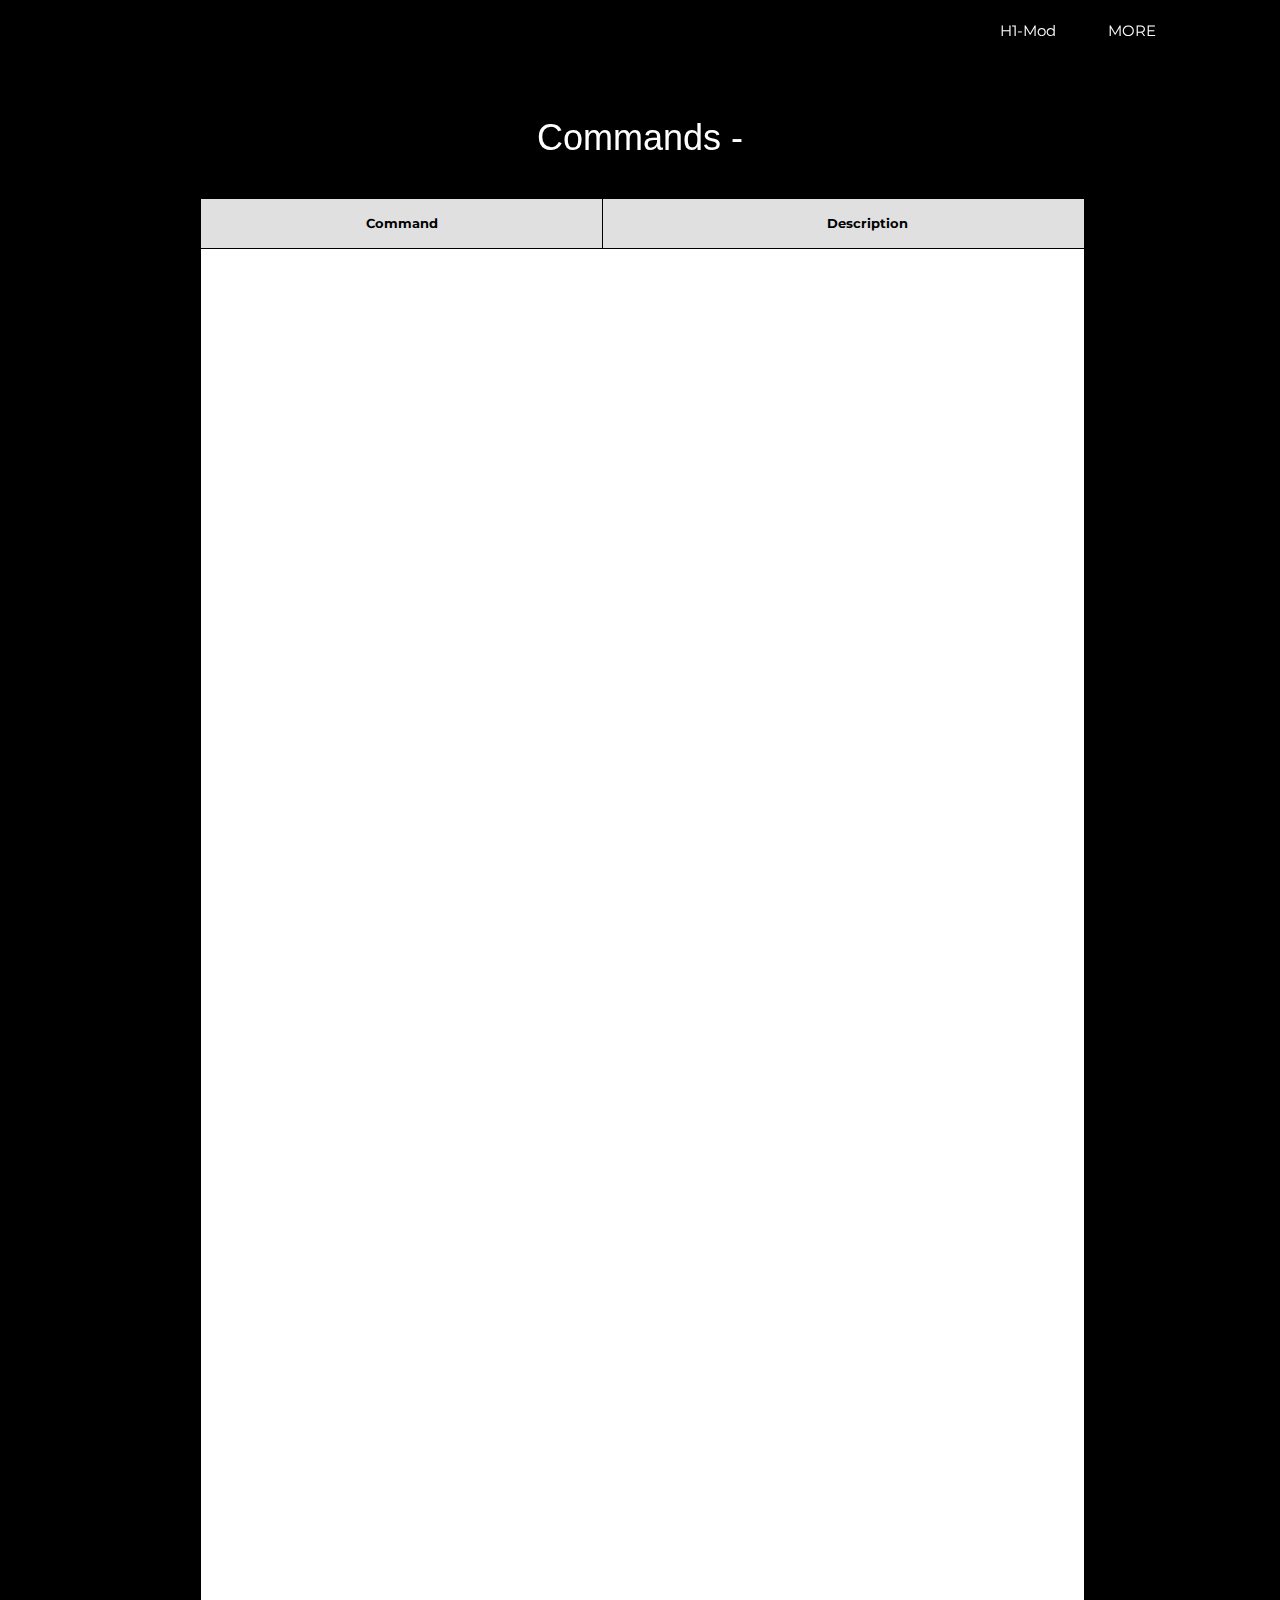
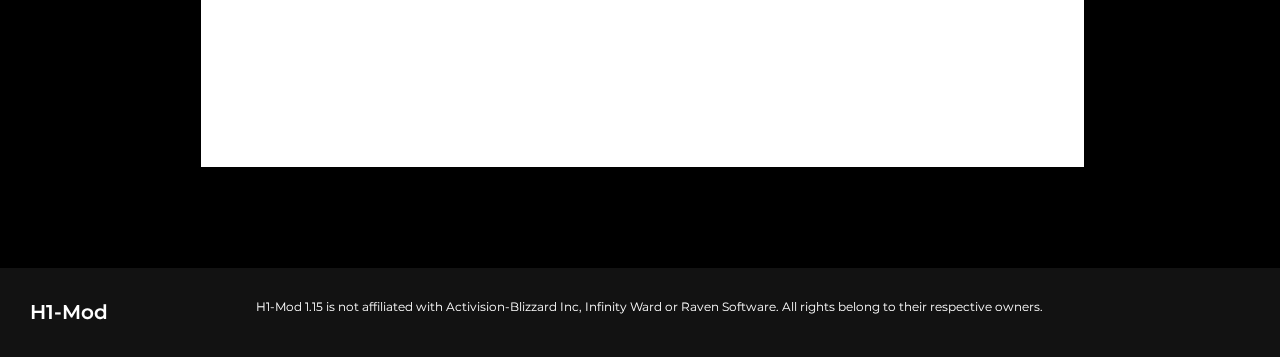
<file: cmd/index.html>
<!DOCTYPE html>
<html lang="en">
<head>
    <meta charset="UTF-8">
    <meta http-equiv="X-UA-Compatible" content="IE=edge">
    <meta name="viewport" content="width=device-width, initial-scale=1.0">
    <link rel="shortcut icon" href="../images/favicon.ico" type="image/x-icon"> 
    <link rel="stylesheet" href="https://site-assets.fontawesome.com/releases/v6.1.1/css/all.css">
    <link rel="stylesheet" href="https://site-assets.fontawesome.com/releases/v6.1.1/css/duotone.css">
    <link rel="stylesheet" href="../w3.css">
    <link rel="stylesheet" href="../style.css">
    <link rel="stylesheet" href="../snippet.css">
    <title>Home - H1-Mod</title>
</head>
<body>
    <header>
        <a href="https://h1.gg" class="logo"><h3 style="margin-left: 100px;    display: inline-block;
            margin-top: 10px;color: #19c34c;font-size: 1em;font-weight: 600;border: 1px; border-color: #fff;"><span><i class="fa fa-h1"></i></span></h3></a>
        <nav class="navigation">
            <div class="w3-dropdown-hover w3-hide-small">
                <button class="w3-padding-large w3-button" title="SUPPORT">H1-Mod <i class="fas fa-angle-down"></i></button>
                <div class="w3-dropdown-content w3-bar-block w3-card-4">
                    <a href="https://h1.gg/faq" class="w3-bar-item w3-button"><i class="fa fa-question"></i> - FAQ</a>
                    <a href="https://h1.gg/cmd" class="w3-bar-item w3-button"><i class="fa fa-terminal"></i> - CMD</a>
                    <a href="https://h1.gg/errors" class="w3-bar-item w3-button"><i class="fas fa-exclamation-triangle"></i> - Errors</a>
                    <a href="https://docs.h1.gg/troubleshoot" class="w3-bar-item w3-button"><i class="fa fa-tools"></i> - Repair</a>
                    <a href="https://docs.h1.gg/install" class="w3-bar-item w3-button"><i class="fa fa-headset"></i> - Support</a>
                </div>
            </div>
            <div class="w3-dropdown-hover w3-hide-small">
                <button class="w3-padding-large w3-button" title="More" style="color: #fff">MORE <i class="fas fa-angle-down"></i></button>
                <div class="w3-dropdown-content w3-bar-block w3-card-4">
                    <a href="https://docs.h1.gg" class="w3-bar-item w3-button"><i class="fa fa-book"></i> - Docs</a>
                    <a href="https://github.com/h1-mod/h1-mod" class="w3-bar-item w3-button"><i class="fab fa-github"></i> - Github</a>
                    <a href="https://discord.gg/h1-mod" class="w3-bar-item w3-button"><i class="fab fa-discord"></i> - Discord</a>
                </div>
            </div>
        </nav>
    </header>

    <section class="cmd" style="background-color: #000;">
        <center><h1 style="color: #fff;">Commands - <i class="fa fa-terminal"></i></h1></center>
        <br>
        <!-- TBC -->
        <table>
            <tr>
                <th>Command</th>
                <th>Description</th>
            </tr>
            <tr>
                <td>NAME</td>
                <td>Modifies your name</td>
            </tr>
            <tr>
                <td>CG_FOV</td>
                <td>Adjusts your fov</td>
            </tr>
            <tr>
                <td>CG_FOVSCALE</td>
                <td>Adjusts your fovscale</td>
            </tr>
            <tr>
                <td>CG_FOVMIN</td>
                <td>Adjusts your fovmin</td>
            </tr>
            <tr>
                <td>QUIT</td>
                <td>Closes your game</td>
            </tr>
            <tr>
                <td>RECONNECT</td>
                <td>Reconnects to last server you joined</td>
            </tr>
            <tr>
                <td>GOD</td>
                <td>Enables Godmode</td>
            </tr>
            <tr>
                <td>NOCLIP</td>
                <td>Fly accross the map</td>
            </tr>
            <tr>
                <td>DEMIGOD</td>
                <td>Enables Demigod</td>
            </tr>
            <tr>
                <td>UFO</td>
                <td>Fly faster</td>
            </tr>
            <tr>
                <td>LISTASSETPOOL</td>
                <td>Lists In-Game assets names</td>
            </tr>
            <tr>
                <td>COMMANDDUMP</td>
                <td>Dumps In-Game commands</td>
            </tr>
            <tr>
                <td>G_ENABLEELEVATORS</td>
                <td>Enables Elevators</td>
            </tr>
            <tr>
                <td>G_SPEED</td>
                <td>Adjust player speed</td>
            </tr>
            <tr>
                <td>PM_CS_STRAFING</td>
                <td>CSGO Strafing</td>
            </tr>
            <tr>
                <td>PM_CS_AIRACCELERATE</td>
                <td>Control Airaccelerate</td>
            </tr>
            <tr>
                <td>PM_BOUNCING</td>
                <td>Enables bouncing</td>
            </tr>
            <tr>
                <td>PM_BOUNCINGALLANGLES</td>
                <td>Enables bouncing from all angles</td>
            </tr>
            <tr>
                <td>R_FULLBRIGHT</td>
                <td>Enables fullbright</td>
            </tr>
            <tr>
                <td>COM_MAXFPS</td>
                <td>Adjusts your FPS</td>
            </tr>
            <tr>
                <td>CONNECT</td>
                <td>Connect to a server/people's ip</td>
            </tr>
            <tr>
                <td>NET_PORT</td>
                <td>Changes server/game port</td>
            </tr>
            <tr>
                <td>G_GAMETYPE</td>
                <td>Change game mode</td>
            </tr>
            <tr>
                <td>CG_DRAW2D</td>
                <td>Hide/Show HUD</td>
            </tr>
            <tr>
                <td>R_FOG</td>
                <td>Enables/Disables FOG</td>
            </tr>
            <tr>
                <td>R_FOG</td>
                <td>Enables/Disables FOG</td>
            </tr>
            <tr>
                <td>SENSITIVITY</td>
                <td>Adjusts your sensitivity</td>
            </tr>
            <tr>
                <td>TIMESCALE</td>
                <td>Adjusts game time</td>
            </tr>
            <tr>
                <td>SPAWNBOT</td>
                <td>Spawns Bots</td>
            </tr>
            <tr>
                <td>JUMP_HEIGHT</td>
                <td>Adjusts your jump height</td>
            </tr>
          </table>
    </section>

    <style>
        table,
th,
td {
    border: 1px solid;
    background-color: #fff;
}


table {
    width: 885px;
    max-width: 1500px;
    height: 1570px;
    margin: 0 auto;
    display: block;
    overflow-x: auto;
    border-spacing: 0;
}

tbody {
    white-space: nowrap;
}

th,
td {
    /* position: ; */
    font-size: 13px;
    text-align: center;
    align-items: center;
    padding: 15px 120.6px;
    border-top-width: 0;
    border-left-width: 0;
}

th {
    position: sticky;
    top: 0;
    background: rgb(224, 224, 224);
    vertical-align: bottom;
}

th:last-child,
td:last-child {
    border-right-width: 0;
}

tr:last-child td {
    border-bottom-width: 0;
}
    </style>

        <footer class="footer">
            <p class="footer-title">H1-Mod <span style="color: #19c34c;"><i class="fas fa-code"></i></span></p>
            <center><p class="footer-desc">H1-Mod 1.15 is not affiliated with Activision-Blizzard Inc, Infinity Ward or Raven Software. All rights belong to their respective owners.</p></center>
            <div class="social-icons">
                <a href="https://discord.gg/h1-mod"><i class="fab fa-discord"></i></a>
                <a href="https://github.com/h1-mod"><i class="fab fa-github"></i></a>
            </div>
        </footer>
</body>
</html>
</file>
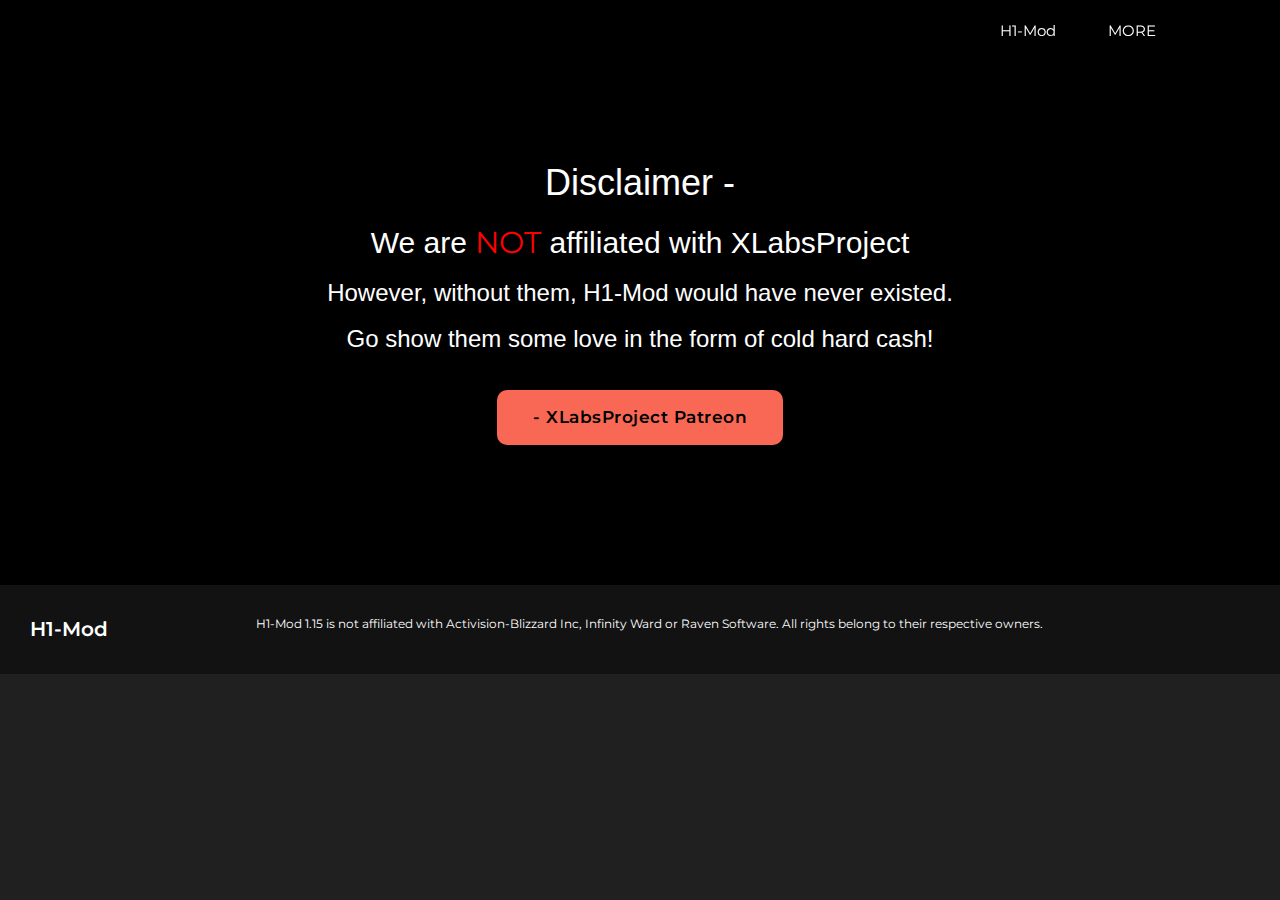
<file: donate/index.html>
<!DOCTYPE html>
<html lang="en">
<head>
    <meta charset="UTF-8">
    <meta http-equiv="X-UA-Compatible" content="IE=edge">
    <meta name="viewport" content="width=device-width, initial-scale=1.0">
    <link rel="shortcut icon" href="../images/favicon.ico" type="image/x-icon"> 
    <link rel="stylesheet" href="https://site-assets.fontawesome.com/releases/v6.1.1/css/all.css">
    <link rel="stylesheet" href="https://site-assets.fontawesome.com/releases/v6.1.1/css/duotone.css">
    <link rel="stylesheet" href="../w3.css">
    <link rel="stylesheet" href="../style.css">
    <link rel="stylesheet" href="../snippet.css">
    <title>Donate - H1-Mod</title>
</head>
<body>
    <header>
        <a href="https://h1.gg" class="logo"><h3 style="margin-left: 100px;    display: inline-block;
            margin-top: 10px;color: #19c34c;font-size: 1em;font-weight: 600;border: 1px; border-color: #fff;"><span><i class="fa fa-h1"></i></span></h3></a>
        <nav class="navigation">
            <div class="w3-dropdown-hover w3-hide-small">
                <button class="w3-padding-large w3-button" title="SUPPORT">H1-Mod <i class="fas fa-angle-down"></i></button>
                <div class="w3-dropdown-content w3-bar-block w3-card-4">
                    <a href="https://h1.gg/donate" class="w3-bar-item w3-button"><i class="fa-solid fa-hand-holding-dollar"></i> - Donate</a>
                    <a href="https://h1.gg/faq" class="w3-bar-item w3-button"><i class="fa fa-question"></i> - FAQ</a>
                    <a href="https://h1.gg/cmd" class="w3-bar-item w3-button"><i class="fa fa-terminal"></i> - CMD</a>
                    <a href="https://h1.gg/errors" class="w3-bar-item w3-button"><i class="fas fa-exclamation-triangle"></i> - Errors</a>
                    <a href="https://docs.h1.gg/troubleshoot" class="w3-bar-item w3-button"><i class="fa fa-tools"></i> - Repair</a>
                    <a href="https://docs.h1.gg/install" class="w3-bar-item w3-button"><i class="fa fa-headset"></i> - Support</a>
                </div>
            </div>
            <div class="w3-dropdown-hover w3-hide-small">
                <button class="w3-padding-large w3-button" title="More" style="color: #fff">MORE <i class="fas fa-angle-down"></i></button>
                <div class="w3-dropdown-content w3-bar-block w3-card-4">
                    <a href="https://docs.h1.gg" class="w3-bar-item w3-button"><i class="fa fa-book"></i> - Docs</a>
                    <a href="https://github.com/h1-mod/h1-mod" class="w3-bar-item w3-button"><i class="fab fa-github"></i> - Github</a>
                    <a href="https://discord.gg/h1-mod" class="w3-bar-item w3-button"><i class="fab fa-discord"></i> - Discord</a>
                </div>
            </div>
        </nav>
    </header>

    <section class="faq" style="background-color: #000;">
        <br>
        <br>
        <div style="color: #fff;text-align: center;">
            <h1>Disclaimer - <i class="fa-solid fa-triangle-exclamation"></i></h1>
            <h2>We are <span style="color: red;">NOT</span> affiliated with XLabsProject</h2>
            <h3>However, without them, H1-Mod would have never existed.</h3>
            <h3>Go show them some love in the form of cold hard cash!</h3>
            <br>
            <a href="https://www.patreon.com/xlabsproject" class="docs-btn" style="background-color: #f96854;"><i class="fa-brands fa-patreon" style="background-color: #f96854;"></i> - XLabsProject Patreon</a>
        </div>
    </section>

    <footer class="footer">
        <p class="footer-title">H1-Mod <span style="color: #19c34c;"><i class="fas fa-code"></i></span></p>
        <center><p class="footer-desc">H1-Mod 1.15 is not affiliated with Activision-Blizzard Inc, Infinity Ward or Raven Software. All rights belong to their respective owners.</p></center>
        <div class="social-icons">
            <a href="https://discord.gg/h1-mod"><i class="fab fa-discord"></i></a>
            <a href="https://github.com/h1-mod"><i class="fab fa-github"></i></a>
        </div>
    </footer>
</body>
</html>
</file>
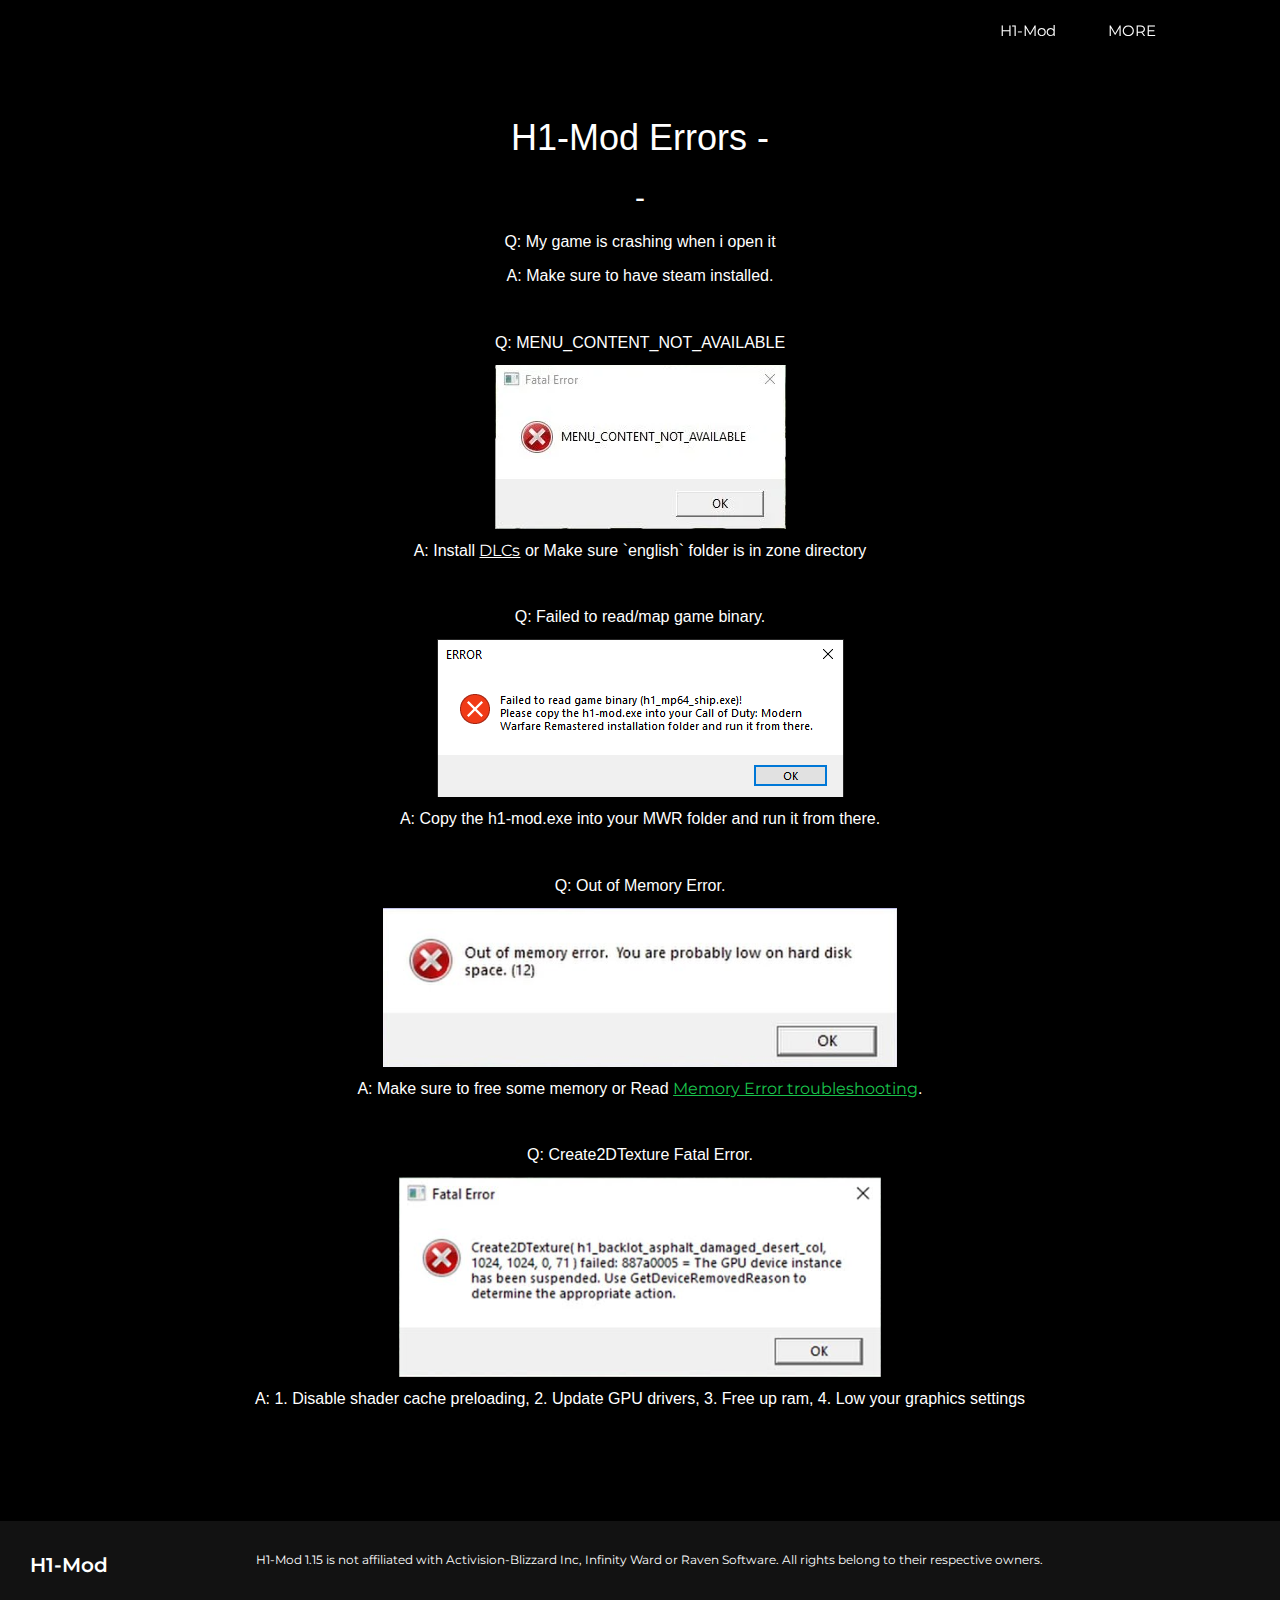
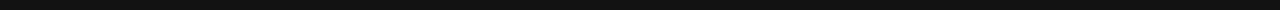
<file: errors/index.html>
<!DOCTYPE html>
<html lang="en">
<head>
    <meta charset="UTF-8">
    <meta http-equiv="X-UA-Compatible" content="IE=edge">
    <meta name="viewport" content="width=device-width, initial-scale=1.0">
    <link rel="shortcut icon" href="../images/favicon.ico" type="image/x-icon"> 
    <link rel="stylesheet" href="https://site-assets.fontawesome.com/releases/v6.1.1/css/all.css">
    <link rel="stylesheet" href="https://site-assets.fontawesome.com/releases/v6.1.1/css/duotone.css">
    <link rel="stylesheet" href="../w3.css">
    <link rel="stylesheet" href="../style.css">
    <link rel="stylesheet" href="../snippet.css">
    <title>Home - H1-Mod</title>
</head>
<body>
    <header>
        <a href="https://h1.gg" class="logo"><h3 style="margin-left: 100px;    display: inline-block;
            margin-top: 10px;color: #19c34c;font-size: 1em;font-weight: 600;border: 1px; border-color: #fff;"><span><i class="fa fa-h1"></i></span></h3></a>
        <nav class="navigation">
            <div class="w3-dropdown-hover w3-hide-small">
                <button class="w3-padding-large w3-button" title="SUPPORT">H1-Mod <i class="fas fa-angle-down"></i></button>
                <div class="w3-dropdown-content w3-bar-block w3-card-4">
                    <a href="https://h1.gg/faq" class="w3-bar-item w3-button"><i class="fa fa-question"></i> - FAQ</a>
                    <a href="https://h1.gg/cmd" class="w3-bar-item w3-button"><i class="fa fa-terminal"></i> - CMD</a>
                    <a href="https://h1.gg/errors" class="w3-bar-item w3-button"><i class="fas fa-exclamation-triangle"></i> - Errors</a>
                    <a href="https://docs.h1.gg/troubleshoot" class="w3-bar-item w3-button"><i class="fa fa-tools"></i> - Repair</a>
                    <a href="https://docs.h1.gg/install" class="w3-bar-item w3-button"><i class="fa fa-headset"></i> - Support</a>
                </div>
            </div>
            <div class="w3-dropdown-hover w3-hide-small">
                <button class="w3-padding-large w3-button" title="More" style="color: #fff">MORE <i class="fas fa-angle-down"></i></button>
                <div class="w3-dropdown-content w3-bar-block w3-card-4">
                    <a href="https://docs.h1.gg" class="w3-bar-item w3-button"><i class="fa fa-book"></i> - Docs</a>
                    <a href="https://github.com/h1-mod/h1-mod" class="w3-bar-item w3-button"><i class="fab fa-github"></i> - Github</a>
                    <a href="https://discord.gg/h1-mod" class="w3-bar-item w3-button"><i class="fab fa-discord"></i> - Discord</a>
                </div>
            </div>
        </nav>
    </header>

    <section class="errors" style="background-color: #000;">
        <center><h1 style="color: #fff;">H1-Mod Errors - <i class="fas fa-exclamation-triangle"></i></h1></center>
        <center><h2 style="color: #fff;">-</h1></center>
        <div style="color: #fff;text-align: center;">
            <h6>Q: My game is crashing when i open it</h6>
            <h6>A: Make sure to have steam installed.</h6>
            <br>
            <h6>Q: MENU_CONTENT_NOT_AVAILABLE</h6>
            <img src="../images/mcna.png">
            <h6>A: Install <a href="https://docs.h1.gg/install#i-already-have-the-steam-version--i-dont-have-the-dlc">DLCs</a> or Make sure `english` folder is in zone directory</h6>
            <br>
            <h6>Q: Failed to read/map game binary.</h6>
            <img src="../images/gamebinaryerr.png">
            <h6>A: Copy the h1-mod.exe into your MWR folder and run it from there.</h6>
            <br>
            <h6>Q: Out of Memory Error.</h6>
            <img src="../images/memoryError.png">
            <h6>A: Make sure to free some memory or Read <a style="color: #19c34c" href="https://docs.h1.gg/troubleshoot#memory-error-crash">Memory Error troubleshooting</a>.</h6>
            <br>
            <h6>Q: Create2DTexture Fatal Error.</h6>
            <img src="../images/Create2DTexture.png">
            <h6>A: 1. Disable shader cache preloading, 2. Update GPU drivers, 3. Free up ram, 4. Low your graphics settings</h6>
        </div>
    </section>

    <footer class="footer">
        <p class="footer-title">H1-Mod <span style="color: #19c34c;"><i class="fas fa-code"></i></span></p>
        <center><p class="footer-desc">H1-Mod 1.15 is not affiliated with Activision-Blizzard Inc, Infinity Ward or Raven Software. All rights belong to their respective owners.</p></center>
        <div class="social-icons">
            <a href="https://discord.gg/h1-mod"><i class="fab fa-discord"></i></a>
            <a href="https://github.com/h1-mod"><i class="fab fa-github"></i></a>
        </div>
    </footer>
</body>
</html>
</file>
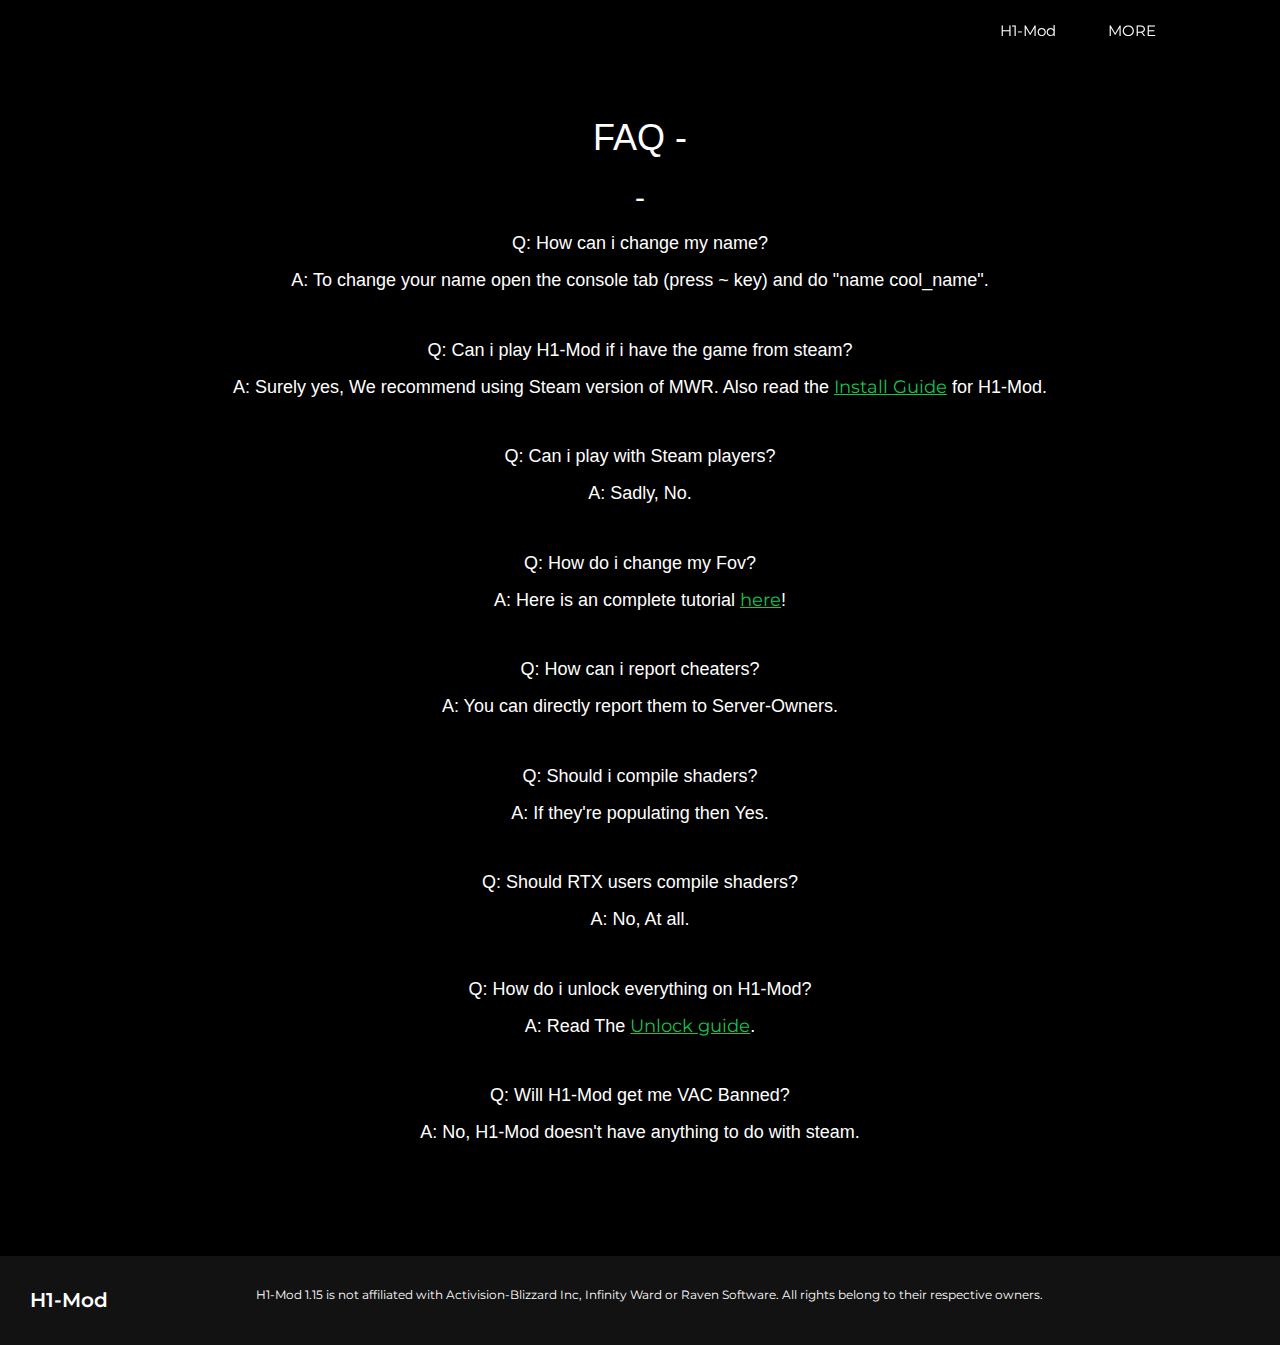
<file: faq/index.html>
<!DOCTYPE html>
<html lang="en">
<head>
    <meta charset="UTF-8">
    <meta http-equiv="X-UA-Compatible" content="IE=edge">
    <meta name="viewport" content="width=device-width, initial-scale=1.0">
    <link rel="shortcut icon" href="../images/favicon.ico" type="image/x-icon"> 
    <link rel="stylesheet" href="https://site-assets.fontawesome.com/releases/v6.1.1/css/all.css">
    <link rel="stylesheet" href="https://site-assets.fontawesome.com/releases/v6.1.1/css/duotone.css">
    <link rel="stylesheet" href="../w3.css">
    <link rel="stylesheet" href="../style.css">
    <link rel="stylesheet" href="../snippet.css">
    <title>Home - H1-Mod</title>
</head>
<body>
    <header>
        <a href="https://h1.gg" class="logo"><h3 style="margin-left: 100px;    display: inline-block;
            margin-top: 10px;color: #19c34c;font-size: 1em;font-weight: 600;border: 1px; border-color: #fff;"><span><i class="fa fa-h1"></i></span></h3></a>
        <nav class="navigation">
            <div class="w3-dropdown-hover w3-hide-small">
                <button class="w3-padding-large w3-button" title="SUPPORT">H1-Mod <i class="fas fa-angle-down"></i></button>
                <div class="w3-dropdown-content w3-bar-block w3-card-4">
                    <a href="https://h1.gg/faq" class="w3-bar-item w3-button"><i class="fa fa-question"></i> - FAQ</a>
                    <a href="https://h1.gg/cmd" class="w3-bar-item w3-button"><i class="fa fa-terminal"></i> - CMD</a>
                    <a href="https://h1.gg/errors" class="w3-bar-item w3-button"><i class="fas fa-exclamation-triangle"></i> - Errors</a>
                    <a href="https://docs.h1.gg/troubleshoot" class="w3-bar-item w3-button"><i class="fa fa-tools"></i> - Repair</a>
                    <a href="https://docs.h1.gg/install" class="w3-bar-item w3-button"><i class="fa fa-headset"></i> - Support</a>
                </div>
            </div>
            <div class="w3-dropdown-hover w3-hide-small">
                <button class="w3-padding-large w3-button" title="More" style="color: #fff">MORE <i class="fas fa-angle-down"></i></button>
                <div class="w3-dropdown-content w3-bar-block w3-card-4">
                    <a href="https://docs.h1.gg" class="w3-bar-item w3-button"><i class="fa fa-book"></i> - Docs</a>
                    <a href="https://github.com/h1-mod/h1-mod" class="w3-bar-item w3-button"><i class="fab fa-github"></i> - Github</a>
                    <a href="https://discord.gg/h1-mod" class="w3-bar-item w3-button"><i class="fab fa-discord"></i> - Discord</a>
                </div>
            </div>
        </nav>
    </header>

    <section class="faq" style="background-color: #000;">
        <center><h1 style="color: #fff;">FAQ - <i class="fa-solid fa-question"></i></h1></center>
        <center><h2 style="color: #fff;">-</h2></center>
        <div style="color: #fff;text-align: center;">
            <h5>Q: How can i change my name?</h5>
            <h5>A: To change your name open the console tab (press ~ key) and do "name cool_name".</h5>
            <br>
            <h5>Q: Can i play H1-Mod if i have the game from steam?</h5>
            <h5>A: Surely yes, We recommend using Steam version of MWR. Also read the <a href="https://docs.h1.gg/install" style="color:#19c34c">Install Guide</a> for H1-Mod.</h5>
            <br>
            <h5>Q: Can i play with Steam players?</h5>
            <h5>A: Sadly, No.</h5>
            <br>
            <h5>Q: How do i change my Fov?</h5>
            <h5>A: Here is an complete tutorial <a href="https://docs.h1.gg/functions#field-of-view" style="color:#19c34c">here</a>!</h5>
            <br>
            <h5>Q: How can i report cheaters?</h5>
            <h5>A: You can directly report them to Server-Owners.</h5>
            <br>
            <h5>Q: Should i compile shaders?</h5>
            <h5>A: If they're populating then Yes.</h5>
            <br>
            <h5>Q: Should RTX users compile shaders?</h5>
            <h5>A: No, At all.</h5>
            <br>
            <h5>Q: How do i unlock everything on H1-Mod?</h5>
            <h5>A: Read The <a href="https://docs.h1.gg/unlockall" style="color:#19c34c">Unlock guide</a>.</h5>
            <br>
            <h5>Q: Will H1-Mod get me VAC Banned?</h5>
            <h5>A: No, H1-Mod doesn't have anything to do with steam.</h5>
        </div>
    </section>

    <footer class="footer">
        <p class="footer-title">H1-Mod <span style="color: #19c34c;"><i class="fas fa-code"></i></span></p>
        <center><p class="footer-desc">H1-Mod 1.15 is not affiliated with Activision-Blizzard Inc, Infinity Ward or Raven Software. All rights belong to their respective owners.</p></center>
        <div class="social-icons">
            <a href="https://discord.gg/h1-mod"><i class="fab fa-discord"></i></a>
            <a href="https://github.com/h1-mod"><i class="fab fa-github"></i></a>
        </div>
    </footer>
</body>
</html>
</file>
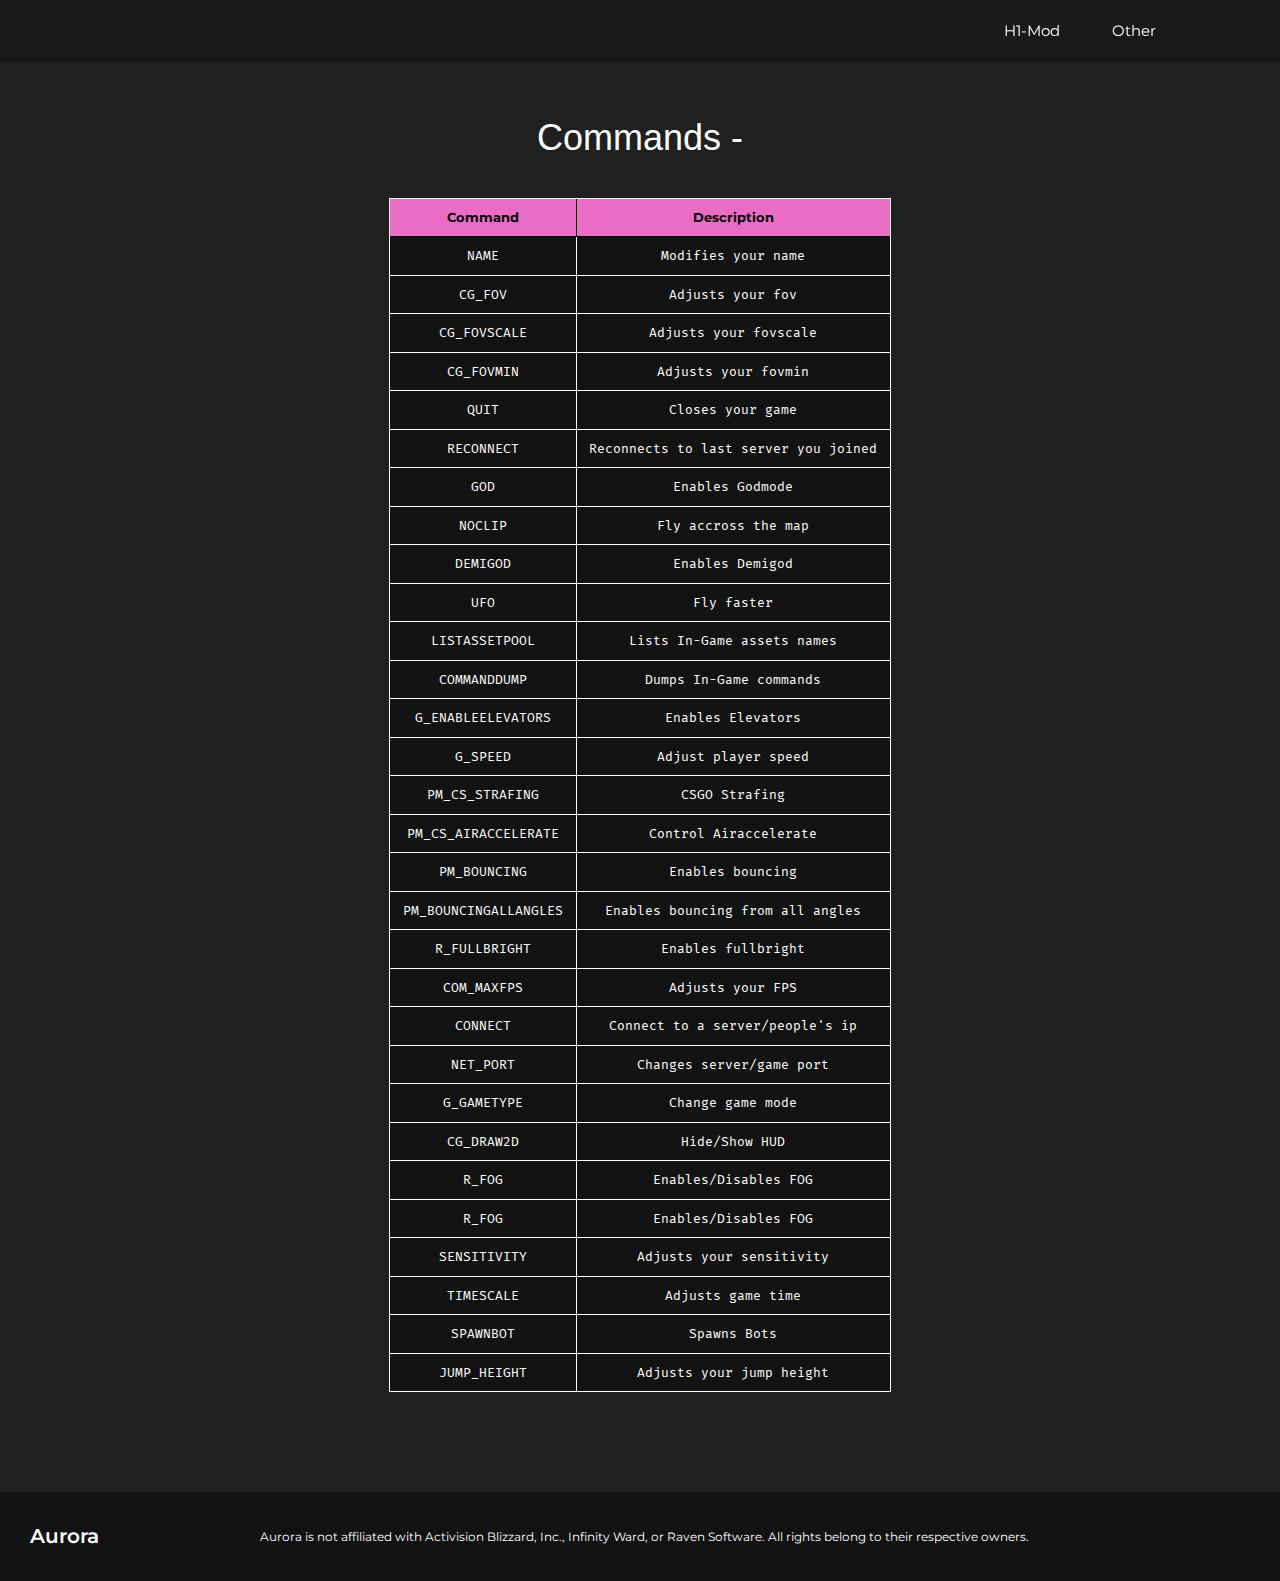
<file: cmd.html>
<!DOCTYPE html>
<html lang="en">

<head>
    <meta charset="UTF-8">

    <meta http-equiv="X-UA-Compatible" content="IE=edge">

    <meta name="viewport" content="width=device-width, initial-scale=1.0, maximum-scale=1.0">
    <meta name="keywords"
        content="h1-mod, mwr, client, h1, modded mwr, iw7-mod, infinite warfare, iw7, modded infinite warfare">

    <meta property="og:title" content="Aurora" />
    <meta property="og:description"
        content="Aurora is a project that creates clients for Call of Duty: Modern Warfare Remastered (November 2016) & Call of Duty: Infinite Warfare (October 2016)." />
    <meta property="og:image" content="content/h1banner.png" />

    <meta name="twitter:card" content="summary_large_image" />
    <meta name="twitter:url" content="https://auroramod.xyz" />

    <link rel="shortcut icon" href="content/favicon.ico" type="image/x-icon">

    <link rel="stylesheet" href="https://site-assets.fontawesome.com/releases/v6.1.1/css/all.css">
    <link rel="stylesheet" href="https://site-assets.fontawesome.com/releases/v6.1.1/css/duotone.css">

    <link rel="stylesheet" href="w3.css">
    <link rel="stylesheet" href="style.css">
    <link rel="stylesheet" href="snippet.css">

    <title>CMD - Aurora</title>
</head>

<body>
    <header>
        <a href="https://auroramod.xyz" class="logo">
            <h3><span><i class="fa-solid fa-a"></i></span></h3>
        </a>
        <nav class="navigation">
            <div class="w3-dropdown-hover w3-hide-small">
                <button class="w3-padding-large w3-button" title="SUPPORT">H1-Mod <i
                        class="fas fa-angle-down"></i></button>
                <div class="w3-dropdown-content w3-bar-block w3-card-4">
                    <a href="faq.html" class="w3-bar-item w3-button"><i class="fa fa-question"></i> - FAQ</a>
                    <a href="cmd.html" class="w3-bar-item w3-button"><i class="fa fa-terminal"></i> - CMD</a>
                    <a href="errors.html" class="w3-bar-item w3-button"><i class="fas fa-exclamation-triangle"></i> -
                        Errors</a>
                    <a href="https://docs.auroramod.xyz/troubleshoot" class="w3-bar-item w3-button"><i
                            class="fa fa-tools"></i>
                        - Repair</a>
                    <a href="https://docs.auroramod.xyz/install" class="w3-bar-item w3-button"><i
                            class="fa fa-headset"></i> -
                        Support</a>
                </div>
            </div>
            <div class="w3-dropdown-hover w3-hide-small">
                <button class="w3-padding-large w3-button" title="More" style="color: #fff">Other <i
                        class="fas fa-angle-down"></i></button>
                <div class="w3-dropdown-content w3-bar-block w3-card-4">
                    <a href="https://docs.auroramod.xyz" class="w3-bar-item w3-button"><i class="fa fa-book"></i> -
                        Docs</a>
                    <a href="https://github.com/auroramod" class="w3-bar-item w3-button"><i class="fab fa-github"></i> -
                        GitHub</a>
                    <a href="https://discord.com/invite/RzzXu5EVnh" class="w3-bar-item w3-button"><i
                            class="fab fa-discord"></i> - Discord</a>
                </div>
            </div>
        </nav>
    </header>

    <section class="cmd">
        <center>
            <h1>Commands - <i class="fa fa-terminal"></i></h1>
        </center>
        <br>
        <!-- TBC -->
        <table>
            <tr>
                <th>Command</th>
                <th>Description</th>
            </tr>
            <tr>
                <td>NAME</td>
                <td>Modifies your name</td>
            </tr>
            <tr>
                <td>CG_FOV</td>
                <td>Adjusts your fov</td>
            </tr>
            <tr>
                <td>CG_FOVSCALE</td>
                <td>Adjusts your fovscale</td>
            </tr>
            <tr>
                <td>CG_FOVMIN</td>
                <td>Adjusts your fovmin</td>
            </tr>
            <tr>
                <td>QUIT</td>
                <td>Closes your game</td>
            </tr>
            <tr>
                <td>RECONNECT</td>
                <td>Reconnects to last server you joined</td>
            </tr>
            <tr>
                <td>GOD</td>
                <td>Enables Godmode</td>
            </tr>
            <tr>
                <td>NOCLIP</td>
                <td>Fly accross the map</td>
            </tr>
            <tr>
                <td>DEMIGOD</td>
                <td>Enables Demigod</td>
            </tr>
            <tr>
                <td>UFO</td>
                <td>Fly faster</td>
            </tr>
            <tr>
                <td>LISTASSETPOOL</td>
                <td>Lists In-Game assets names</td>
            </tr>
            <tr>
                <td>COMMANDDUMP</td>
                <td>Dumps In-Game commands</td>
            </tr>
            <tr>
                <td>G_ENABLEELEVATORS</td>
                <td>Enables Elevators</td>
            </tr>
            <tr>
                <td>G_SPEED</td>
                <td>Adjust player speed</td>
            </tr>
            <tr>
                <td>PM_CS_STRAFING</td>
                <td>CSGO Strafing</td>
            </tr>
            <tr>
                <td>PM_CS_AIRACCELERATE</td>
                <td>Control Airaccelerate</td>
            </tr>
            <tr>
                <td>PM_BOUNCING</td>
                <td>Enables bouncing</td>
            </tr>
            <tr>
                <td>PM_BOUNCINGALLANGLES</td>
                <td>Enables bouncing from all angles</td>
            </tr>
            <tr>
                <td>R_FULLBRIGHT</td>
                <td>Enables fullbright</td>
            </tr>
            <tr>
                <td>COM_MAXFPS</td>
                <td>Adjusts your FPS</td>
            </tr>
            <tr>
                <td>CONNECT</td>
                <td>Connect to a server/people's ip</td>
            </tr>
            <tr>
                <td>NET_PORT</td>
                <td>Changes server/game port</td>
            </tr>
            <tr>
                <td>G_GAMETYPE</td>
                <td>Change game mode</td>
            </tr>
            <tr>
                <td>CG_DRAW2D</td>
                <td>Hide/Show HUD</td>
            </tr>
            <tr>
                <td>R_FOG</td>
                <td>Enables/Disables FOG</td>
            </tr>
            <tr>
                <td>R_FOG</td>
                <td>Enables/Disables FOG</td>
            </tr>
            <tr>
                <td>SENSITIVITY</td>
                <td>Adjusts your sensitivity</td>
            </tr>
            <tr>
                <td>TIMESCALE</td>
                <td>Adjusts game time</td>
            </tr>
            <tr>
                <td>SPAWNBOT</td>
                <td>Spawns Bots</td>
            </tr>
            <tr>
                <td>JUMP_HEIGHT</td>
                <td>Adjusts your jump height</td>
            </tr>
        </table>
    </section>

    <style>
        table,
        th,
        td {
            border: 1px solid;
        }

        tr td {
            color: #fff;
        }


        table {
            max-width: fit-content;
            margin: 0 auto;
            display: block;
            overflow-x: auto;
            border-spacing: 0;
            background-color: #121212;
            border-color: #fff;
        }

        tbody {
            white-space: nowrap;
        }

        th,
        td {
            /* position: ; */
            font-size: 13px;
            text-align: center;
            align-items: center;
            padding: 1vh 1vw;
            border-top-width: 0;
            border-left-width: 0;
        }

        th {
            position: sticky;
            top: 0;
            background: #eb6cc5;
            vertical-align: bottom;
        }

        th:last-child,
        td:last-child {
            border-right-width: 0;
        }

        tr:last-child td {
            border-bottom-width: 0;
        }
    </style>

    <footer class="footer">
        <p class="footer-title">Aurora <span style="color: #a119c3;"><i class="fas fa-code"></i></span></p>
        <p class="footer-desc">Aurora is not affiliated with Activision Blizzard, Inc., Infinity Ward, or Raven
            Software.
            All rights belong to their respective owners.</p>
        <div class="social-icons">
            <a href="https://github.com/auroramod"><i class="fab fa-github"></i></a>
            <a href="https://discord.com/invite/RzzXu5EVnh"><i class="fab fa-discord"></i></a>
        </div>
    </footer>
</body>

</html>
</file>
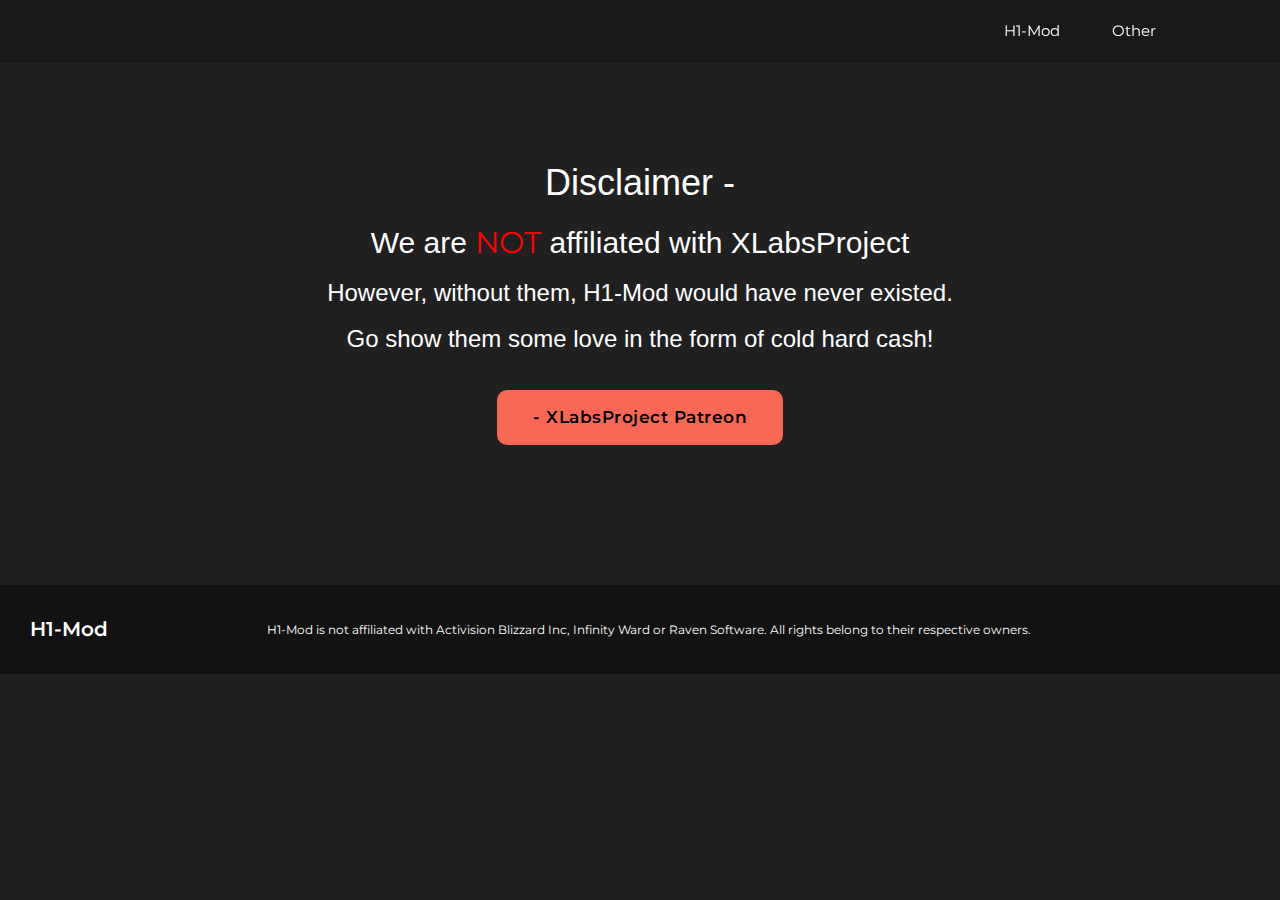
<file: donate.html>
<!DOCTYPE html>
<html lang="en">

<head>
    <meta charset="UTF-8">
    <meta http-equiv="X-UA-Compatible" content="IE=edge">
    <meta name="viewport" content="width=device-width, initial-scale=1.0">
    <meta property="og:title" content="H1-Mod" />
    <meta property="og:description" content="H1-Mod Donate." />
    <meta property="og:image" content="content/h1banner.png" />
    <meta name="twitter:card" content="summary_large_image" />
    <meta name="twitter:title" content="H1-Mod" />
    <meta name="twitter:description" content="H1-Mod Donate." />
    <meta name="twitter:url" content="https://h1.gg" />
    <meta name="twitter:image" content="content/h1banner.png" />
    <link rel="shortcut icon" href="./content/favicon.ico" type="image/x-icon">
    <link rel="stylesheet" href="https://site-assets.fontawesome.com/releases/v6.1.1/css/all.css">
    <link rel="stylesheet" href="https://site-assets.fontawesome.com/releases/v6.1.1/css/duotone.css">
    <link rel="stylesheet" href="w3.css">
    <link rel="stylesheet" href="style.css">
    <link rel="stylesheet" href="snippet.css">
    <title>Donate - H1-Mod</title>
</head>

<body>
    <header>
        <a href="https://h1.gg" class="logo"><h3><span><i class="fa fa-h1"></i></span></h3></a>
        <nav class="navigation">
            <div class="w3-dropdown-hover w3-hide-small">
                <button class="w3-padding-large w3-button" title="SUPPORT">H1-Mod <i
                        class="fas fa-angle-down"></i></button>
                <div class="w3-dropdown-content w3-bar-block w3-card-4">
                    <a href="faq.html" class="w3-bar-item w3-button"><i class="fa fa-question"></i> - FAQ</a>
                    <a href="cmd.html" class="w3-bar-item w3-button"><i class="fa fa-terminal"></i> - CMD</a>
                    <a href="errors.html" class="w3-bar-item w3-button"><i class="fas fa-exclamation-triangle"></i> -
                        Errors</a>
                    <a href="https://docs.h1.gg/troubleshoot" class="w3-bar-item w3-button"><i class="fa fa-tools"></i>
                        - Repair</a>
                    <a href="https://docs.h1.gg/install" class="w3-bar-item w3-button"><i class="fa fa-headset"></i> -
                        Support</a>
                </div>
            </div>
            <div class="w3-dropdown-hover w3-hide-small">
                <button class="w3-padding-large w3-button" title="More" style="color: #fff">Other <i
                        class="fas fa-angle-down"></i></button>
                <div class="w3-dropdown-content w3-bar-block w3-card-4">
                    <a href="https://docs.h1.gg" class="w3-bar-item w3-button"><i class="fa fa-book"></i> - Docs</a>
                    <a href="https://github.com/h1-mod" class="w3-bar-item w3-button"><i class="fab fa-github"></i> -
                        GitHub</a>
                    <a href="https://discord.com/invite/RzzXu5EVnh" class="w3-bar-item w3-button"><i
                            class="fab fa-discord"></i> - Discord</a>
                </div>
            </div>
        </nav>
    </header>

    <section class="faq">
        <br>
        <br>
        <div style="color: #fff;text-align: center;">
            <h1>Disclaimer - <i class="fa-solid fa-triangle-exclamation"></i></h1>
            <h2>We are <span style="color: red;">NOT</span> affiliated with XLabsProject</h2>
            <h3>However, without them, H1-Mod would have never existed.</h3>
            <h3>Go show them some love in the form of cold hard cash!</h3>
            <br>
            <a href="https://www.patreon.com/xlabsproject" class="docs-btn" style="background-color: #f96854;"><i
                    class="fa-brands fa-patreon" style="background-color: #f96854;"></i> - XLabsProject Patreon</a>
        </div>
    </section>

    <footer class="footer">
        <p class="footer-title">H1-Mod <span style="color: #19c34c;"><i class="fas fa-code"></i></span></p>
        <p class="footer-desc">H1-Mod is not affiliated with Activision Blizzard Inc, Infinity Ward or Raven Software. All rights belong to their respective owners.</p>
        <div class="social-icons">
            <a href="https://github.com/h1-mod/h1-mod"><i class="fab fa-github"></i></a>
            <a href="https://discord.com/invite/RzzXu5EVnh"><i class="fab fa-discord"></i></a>
        </div>
    </footer>
</body>
</html>
</file>
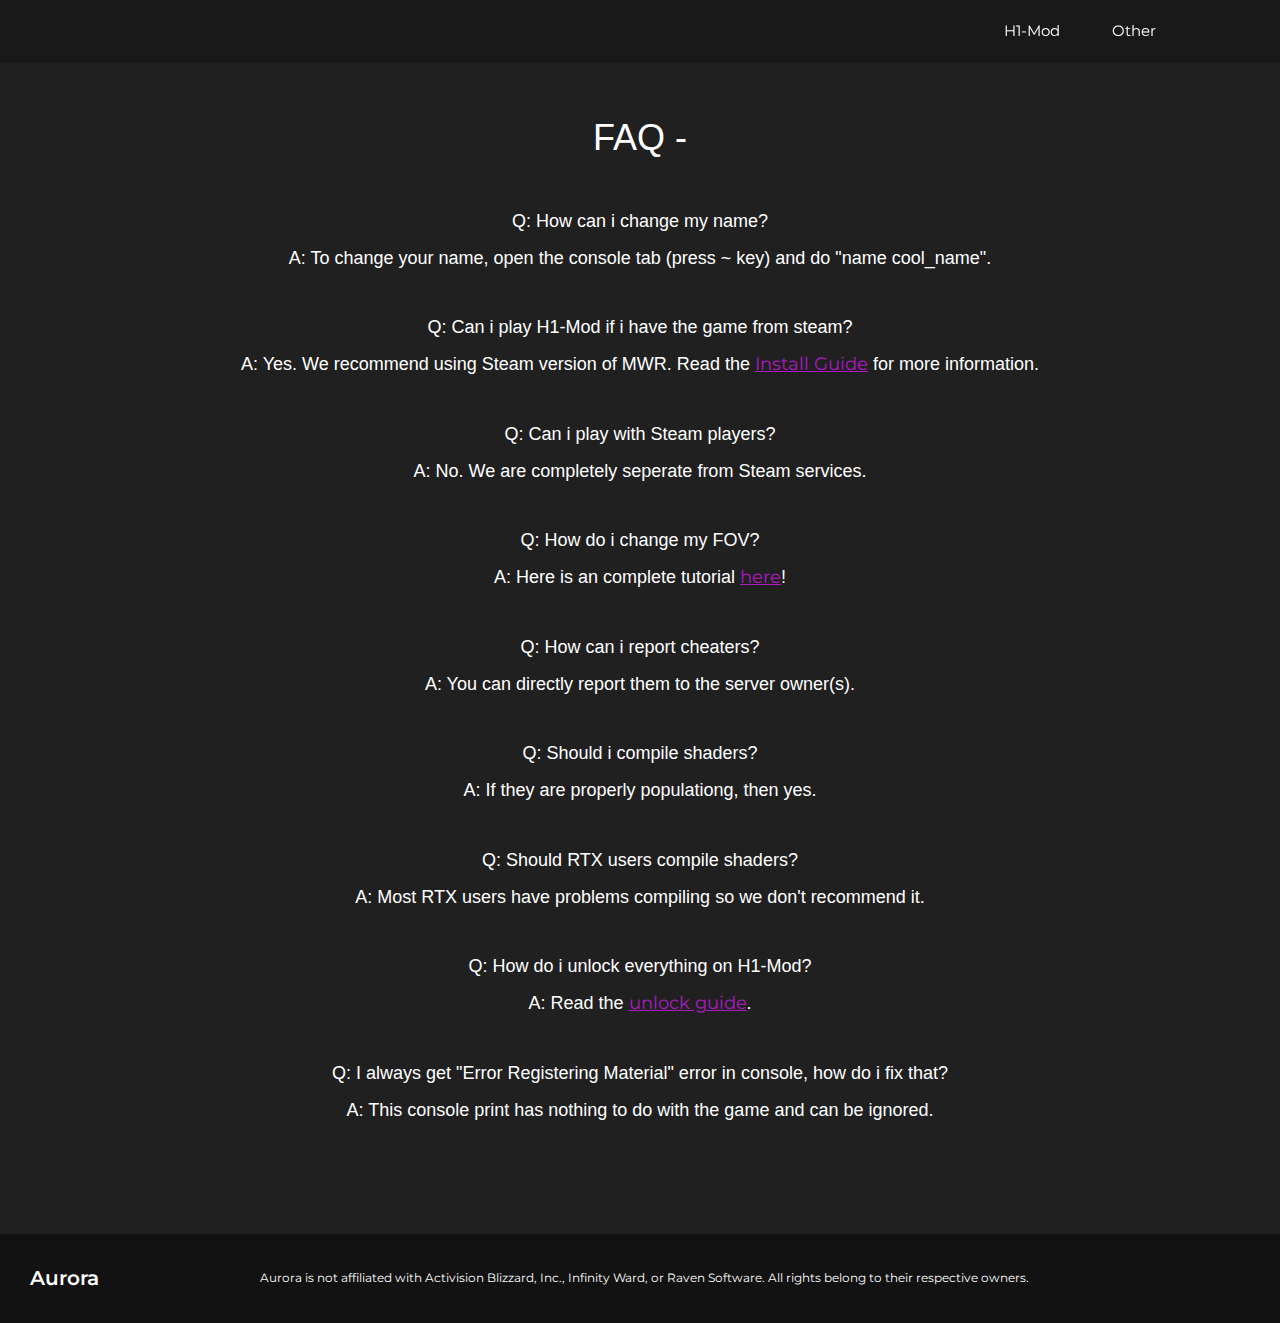
<file: faq.html>
<!DOCTYPE html>
<html lang="en">

<head>
    <meta charset="UTF-8">

    <meta http-equiv="X-UA-Compatible" content="IE=edge">

    <meta name="viewport" content="width=device-width, initial-scale=1.0, maximum-scale=1.0">
    <meta name="keywords"
        content="h1-mod, mwr, client, h1, modded mwr, iw7-mod, infinite warfare, iw7, modded infinite warfare">

    <meta property="og:title" content="Aurora" />
    <meta property="og:description"
        content="Aurora is a project that creates clients for Call of Duty: Modern Warfare Remastered (November 2016) & Call of Duty: Infinite Warfare (October 2016)." />
    <meta property="og:image" content="content/h1banner.png" />

    <meta name="twitter:card" content="summary_large_image" />
    <meta name="twitter:url" content="https://auroramod.xyz" />

    <link rel="shortcut icon" href="content/favicon.ico" type="image/x-icon">

    <link rel="stylesheet" href="https://site-assets.fontawesome.com/releases/v6.1.1/css/all.css">
    <link rel="stylesheet" href="https://site-assets.fontawesome.com/releases/v6.1.1/css/duotone.css">

    <link rel="stylesheet" href="w3.css">
    <link rel="stylesheet" href="style.css">
    <link rel="stylesheet" href="snippet.css">

    <title>FAQ - Aurora</title>
</head>

<body>
    <header>
        <a href="https://auroramod.xyz" class="logo">
            <h3><span><i class="fa-solid fa-a"></i></span></h3>
        </a>
        <nav class="navigation">
            <div class="w3-dropdown-hover w3-hide-small">
                <button class="w3-padding-large w3-button" title="SUPPORT">H1-Mod <i
                        class="fas fa-angle-down"></i></button>
                <div class="w3-dropdown-content w3-bar-block w3-card-4">
                    <a href="faq.html" class="w3-bar-item w3-button"><i class="fa fa-question"></i> - FAQ</a>
                    <a href="cmd.html" class="w3-bar-item w3-button"><i class="fa fa-terminal"></i> - CMD</a>
                    <a href="errors.html" class="w3-bar-item w3-button"><i class="fas fa-exclamation-triangle"></i> -
                        Errors</a>
                    <a href="https://docs.auroramod.xyz/troubleshoot" class="w3-bar-item w3-button"><i
                            class="fa fa-tools"></i>
                        - Repair</a>
                    <a href="https://docs.auroramod.xyz/install" class="w3-bar-item w3-button"><i
                            class="fa fa-headset"></i> -
                        Support</a>
                </div>
            </div>
            <div class="w3-dropdown-hover w3-hide-small">
                <button class="w3-padding-large w3-button" title="More" style="color: #fff">Other <i
                        class="fas fa-angle-down"></i></button>
                <div class="w3-dropdown-content w3-bar-block w3-card-4">
                    <a href="https://docs.auroramod.xyz" class="w3-bar-item w3-button"><i class="fa fa-book"></i> -
                        Docs</a>
                    <a href="https://github.com/auroramod" class="w3-bar-item w3-button"><i class="fab fa-github"></i> -
                        GitHub</a>
                    <a href="https://discord.com/invite/RzzXu5EVnh" class="w3-bar-item w3-button"><i
                            class="fab fa-discord"></i> - Discord</a>
                </div>
            </div>
        </nav>
    </header>

    <section class="faq">
        <center>
            <h1>FAQ - <i class="fa-solid fa-question"></i></h1>
        </center>
        <br />
        <div style="color: #fff;text-align: center;">
            <h5>Q: How can i change my name?</h5>
            <h5>A: To change your name, open the console tab (press ~ key) and do "name cool_name".</h5>
            <br>
            <h5>Q: Can i play H1-Mod if i have the game from steam?</h5>
            <h5>A: Yes. We recommend using Steam version of MWR. Read the <a href="https://docs.auroramod.xyz/install"
                    style="color:#af19c3">Install Guide</a> for more information.</h5>
            <br>
            <h5>Q: Can i play with Steam players?</h5>
            <h5>A: No. We are completely seperate from Steam services.</h5>
            <br>
            <h5>Q: How do i change my FOV?</h5>
            <h5>A: Here is an complete tutorial <a href="https://docs.auroramod.xyz/functions#field-of-view"
                    style="color:#af19c3">here</a>!</h5>
            <br>
            <h5>Q: How can i report cheaters?</h5>
            <h5>A: You can directly report them to the server owner(s).</h5>
            <br>
            <h5>Q: Should i compile shaders?</h5>
            <h5>A: If they are properly populationg, then yes.</h5>
            <br>
            <h5>Q: Should RTX users compile shaders?</h5>
            <h5>A: Most RTX users have problems compiling so we don't recommend it.</h5>
            <br>
            <h5>Q: How do i unlock everything on H1-Mod?</h5>
            <h5>A: Read the <a href="https://docs.auroramod.xyz/unlockall" style="color:#af19c3">unlock guide</a>.</h5>
            <br>
            <h5>Q: I always get "Error Registering Material" error in console, how do i fix that?</h5>
            <h5>A: This console print has nothing to do with the game and can be ignored.</h5>
        </div>
    </section>

    <footer class="footer">
        <p class="footer-title">Aurora <span style="color: #a119c3;"><i class="fas fa-code"></i></span></p>
        <p class="footer-desc">Aurora is not affiliated with Activision Blizzard, Inc., Infinity Ward, or Raven
            Software.
            All rights belong to their respective owners.</p>
        <div class="social-icons">
            <a href="https://github.com/auroramod"><i class="fab fa-github"></i></a>
            <a href="https://discord.com/invite/RzzXu5EVnh"><i class="fab fa-discord"></i></a>
        </div>
    </footer>
</body>

</html>
</file>
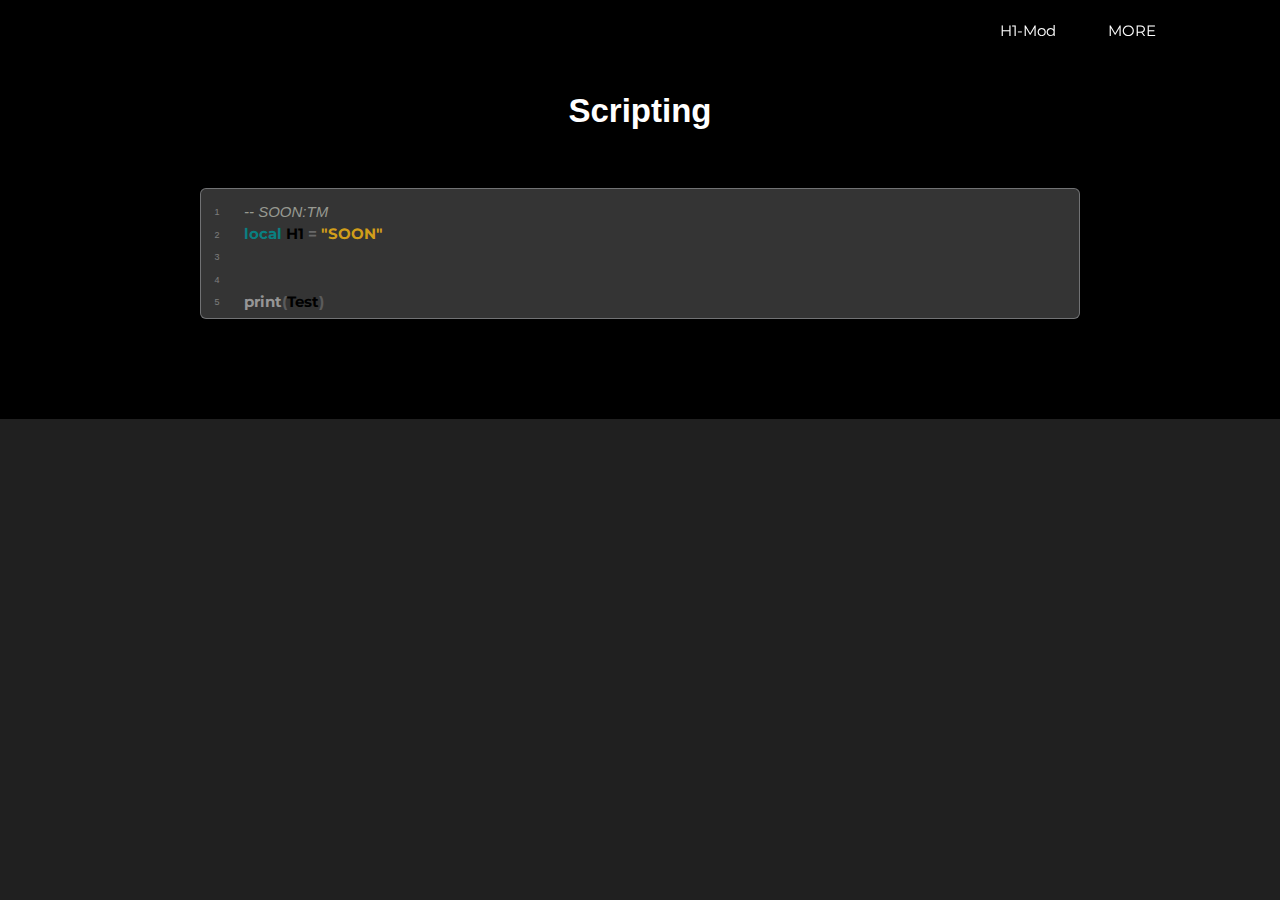
<file: scripting.html>
<!DOCTYPE html>
<html lang="en">
<head>
    <meta charset="UTF-8">
    <meta http-equiv="X-UA-Compatible" content="IE=edge">
    <meta name="viewport" content="width=device-width, initial-scale=1.0">
    <link rel="shortcut icon" href="images/favicon.ico" type="image/x-icon"> 
    <link rel="stylesheet" href="https://site-assets.fontawesome.com/releases/v6.1.1/css/all.css">
    <link rel="stylesheet" href="https://site-assets.fontawesome.com/releases/v6.1.1/css/duotone.css">
    <link rel="stylesheet" href="w3.css">
    <link rel="stylesheet" href="style.css">
    <link rel="stylesheet" href="snippet.css">
    <title>Home - H1-Mod</title>
</head>
<body>
    <header>
        <a href="https://h1.gg" class="logo"><h3 style="margin-left: 100px;    display: inline-block;
            margin-top: 10px;color: #19c34c;font-size: 1em;font-weight: 600;border: 1px; border-color: #fff;"><span><i class="fa fa-h1"></i></span></h3></a>
        <nav class="navigation">
            <div class="w3-dropdown-hover w3-hide-small">
                <button class="w3-padding-large w3-button" title="SUPPORT">H1-Mod <i class="fas fa-angle-down"></i></button>
                <div class="w3-dropdown-content w3-bar-block w3-card-4">
                    <a href="faq.html" class="w3-bar-item w3-button"><i class="fa fa-question"></i> - FAQ</a>
                    <a href="cmd.html" class="w3-bar-item w3-button"><i class="fa fa-terminal"></i> - CMD</a>
                    <a onclick="alerto()" class="w3-bar-item w3-button"><i class="fas fa-exclamation-triangle"></i> - Errors</a>
                    <a href="https://docs.h1.gg/troubleshoot" class="w3-bar-item w3-button"><i class="fa fa-tools"></i> - Repair</a>
                    <a href="https://docs.h1.gg/install" class="w3-bar-item w3-button"><i class="fa fa-headset"></i> - Support</a>
                    <a href="scripting.html" class="w3-bar-item w3-button"><i class="fas fa-code"></i> - Scripting</a>
                </div>
            </div>
            <div class="w3-dropdown-hover w3-hide-small">
                <button class="w3-padding-large w3-button" title="More" style="color: #fff">MORE <i class="fas fa-angle-down"></i></button>
                <div class="w3-dropdown-content w3-bar-block w3-card-4">
                  <a onclick="alerto()" class="w3-bar-item w3-button"><i class="fa fa-book"></i> - Docs</a>
                  <a href="https://github.com/h1-mod/h1-mod" class="w3-bar-item w3-button"><i class="fab fa-github"></i> - Github</a>
                  <a onclick="alerto()" class="w3-bar-item w3-button"><i class="fab fa-discord"></i> - Discord</a>
                </div>
            </div>
        </nav>
    </header>

    <section class="scripting" style="background-color: #000;">
        <br>
        <center><h1 class="title" style="margin-top: -2.0ch;color: #fff">Scripting<i class="fa-light fa-bolt"></i></h1></center>
        <br>
        <div class="SnippetCard">
            <div class="SnippetCode">
                <div class="SnippetCode-wrapper">
                        <span>
                            <i class="line-num" data-pseudo-content="1" style="color:#000"></i>
                            <span class="token-comment">-- SOON:TM</span>
                        </span>
                        <br>
                        <span>
                            <i class="line-num" data-pseudo-content="2" style="color:#000"></i>
                            <span class="token-keyword">local </span><span class="token-keyword" style="color:#000;">H1</span><span class="token-keyword" style="color:rgb(104, 104, 104);"> = </span><span class="token-keyword" style="color:rgb(210, 158, 26);">"SOON"</span>
                        </span>
                        <br>
                        <span>
                            <i class="line-num" data-pseudo-content="3" style="color:#000"></i>
                        </span>
                        <br>
                        <span>
                            <i class="line-num" data-pseudo-content="4" style="color:#000"></i>
                        </span>
                        <br>
                        <span>
                            <i class="line-num" data-pseudo-content="5" style="color:#000"></i>
                            <span class="token-keyword" style="color:rgb(150, 150, 150);">print</span><span class="token-keyword" style="color:rgb(91, 91, 91);">(</span><span class="token-keyword" style="color:#000;">Test</span><span class="token-keyword" style="color:rgb(91, 91, 91);">)</span>
                        </span>
                </div>
            </div>
        </div>
    </section>
</body>
</html>
</file>
<file: style.css>
@import url('https://fonts.googleapis.com/css2?family=Montserrat:wght@300;400;500;600;700;800&display=swap');
@import url('https://fonts.googleapis.com/css2?family=Fira+Mono&display=swap');

* {
    font-family: Montserrat, Poppins, Century Gothic, sans-serif;
    margin: 0;
    padding: 0;
    box-sizing: border-box;
    scroll-behavior: smooth;
}

/* Credits to Evan/Eve or https://emosewaj.eu/status */
.fullscreen-bg {
    position: fixed;
    top: 0;
    right: 0;
    bottom: 0;
    left: 0;
    overflow: hidden;
    z-index: -100;
}

.fullscreen-bg__video {
    position: absolute;
    top: 0;
    left: 0;
    width: 100%;
    height: 100%;
}

@media (min-aspect-ratio: 16/9) {
    .fullscreen-bg__video {
        width: 100%;
        height: auto;
    }
}

@media (max-aspect-ratio: 16/9) {
    .fullscreen-bg__video {
        width: auto;
        height: 100%;
    }
}

@media (orientation:portrait) {
    .fullscreen-bg__video {
        width: 100%;
        object-fit: cover;
    }
}

body {
    background-attachment: fixed;
    margin: 0;
    background-color: #202020;
}

header {
    backdrop-filter: blur(25px);
    background-color: rgba(0, 0, 0, 0.2);
    width: 100%;
    height: 7%;
    min-height: 46px;
    position: fixed;
    z-index: 999;
    display: flex;
    justify-content: space-between;
    align-items: center;
    padding: 10px 100px;
}

.logo{
    text-decoration: none;
    color: rgb(209, 42, 255);
    text-transform: uppercase;
    font-weight: 700;
    font-size: 1.8em;
}

.navigation a{
    color: #bcbcbc;
    text-decoration: none;
    font-size: 1.1em;
    font-weight: 500;
    padding-left: 30px;
}

.navigation a:hover{
    color: rgb(209, 42, 255);
}

section {
    padding: 100px 200px;
}

.main {
    width: 100%;
    min-height: 100vh;
    display: flex;
    align-items: center;
    /* background-color: rgb(18, 18, 18); */
    /* background-image: url(./content/smoke.png); */
    background-size: cover;
    background-position: center;
    background-attachment: fixed;
}

h1, h2 {
    color: #fff;
}

.main h2 {
    color: #fff;
    font-size: 1.4em;
    font-weight: 500;
}

.main h2 span {
    display: inline-block;
    margin-top: 10px;
    color: #ec2bfe;
    font-size: 3em;
    font-weight: 600;
}

.main h3 {
    color: #fff;
    font-size: 2em;
    font-weight: 700;
    letter-spacing: 1px;
    margin-top: 10px;
    margin-bottom: 30px;
}

.docs-btn {
    color: black;
    text-decoration: none;
    font-size: 1.1em;
    font-weight: 600;
    display: inline-block;
    padding: 0.9375em 2.1875em;
    letter-spacing: 0.5px;
    border-radius: 10px;
    margin-bottom: 40px;
    transition: 0.7s ease;
    background-size: 800% 800%;
    animation: colorRotate 6s linear 0s infinite;
}

.main-btn:hover, .docs-btn:hover {
    box-shadow: inset 0 0 100px 100px rgba(255, 255, 255, 0.65);
}

.main-btn {
    color: black;
    text-decoration: none;
    font-size: 1.1em;
    font-weight: 600;
    display: inline-block;
    padding: 0.9375em 2.1875em;
    letter-spacing: 0.5px;
    border-radius: 10px;
    margin-bottom: 40px;
    transition: 0.7s ease;
    background-size: 800% 800%;
    animation: colorRotate 6s linear 0s infinite;
}

#shadowBox {
    background-color: rgb(0, 0, 0);
    background-color: rgba(0, 0, 0, 0.2);
    border: 3px solid;
}

@keyframes colorRotate {
    from {
        background-color: #e866ff;
    }
    10% {
        background-color: #cf33ff;
    }
    50% {
        background-color: #a11bca;
    }
    75% {
        background-color: #cf33ff;
    }
    100% {
        background-color: #e866ff;
    }
}

.footer .social-icons a:hover{
    font-size: 1.3em;
    padding-left: 0 20px 0 0;
    color: rgba(255, 255, 255, 0.544);
}

.social-icons a {
    color: rgba(255, 255, 255, 0.749);
    font-size: 1.7em;
    padding-right: 30px;
}

.social-icons {
    white-space: nowrap;
}

.social-icons a:hover {
    color: #fff;
}

/* color: rgba(255, 255, 255, 0.544); */

.title {
    display: flex;
    justify-content: center;
    color: #8a26a3;
    font-size: 2.2em;
    font-weight: 800;
}

@media (min-width:641px){
    .title {
        margin-bottom: 30px;
    }
}

.content {
    display: flex;
    justify-content: center;
    flex-direction: row;
    flex-wrap: wrap;
}

.form-input {
    margin-bottom: 15px;
}

.form__inner label {
    font-size: 16px;
    line-height: 25px;
    padding-left: 21ch;
    max-width: 100%;
    margin-bottom: 5px;
    color: #fff;
    display: inline-block;
}

.form__inner input[type="text"],
.form__inner textarea {
    outline: none;
    width: 55%;
    font-size: 16px;
    line-height: 20px;
    margin-bottom: 15px;
    color: #333;
    padding: 12px 20px;
    font-family: inherit;
    text-align: left;
    -webkit-appearance: none;
    background: rgba(255, 154, 66, 0.02);
    display: grid;
    align-items: center;
    padding-left: 10px;
    border: 1px solid #ccc;
    border-radius: 3px;
}

.script {
    backdrop-filter: blur(10px);
    width: 21.25em;
    box-shadow: 0 5px 25px rgba(1 1 1 / 15%);
    border-radius: 10px;
    border: 1px solid #fff;
    padding: 25px;
    margin: 15px;
    transition: 0.7s ease;
    background: inherit;
    box-shadow: inset 0 0 2000px rgba(200, 200, 200, 0.272);
}

.cards {
    background-color: #040404;
}

.card {
    border-radius: 10px;
    border: 1px solid #303436;
    padding: 10px;
    margin: 15px;
    transition: 0.7s ease;
    background: inherit;
}

@media (min-width: 350px) {
    .card {
        width: 21.25em;
        padding: 25px;
    }
}

.card:before {
    /* filter: blur(10px); */
    background: inherit;
}

.card .icon {
    color: #ffffff;
    font-size: 8em;
    text-align: center;
}

.card p {
    color: #fff;
}

.info {
    text-align: center;
}

.info h3{
    color: #e549e8;
    font-size: 1.2em;
    font-weight: 700;
    margin: 10px;
}

.features {
    background-color: #0E0F0F;
    background-size: cover;
    background-position: center;
    background-attachment: fixed;
}

.features span, .script p, tr td {
    font-family: Fira Mono, Fira Code, monospace;
    color: #fff;
}

.features p {
    color: #fff;
    margin-top: 1ch;
}

@media (min-width: 800px) {
    .features .content {
        margin-top: 30px;
    }
}

.features-card {
    background-color: #131516;
    border: 1px solid #303436;
    min-height: 14em;
    overflow: hidden;
    border-radius: 10px;
    margin: 20px;
    transition: 0.7s ease;
}

@media (max-width: 350px) {
    .features-card, .card {
        min-width: 75vw;
    }
}

.features-card:hover .features-image {
    opacity: 1;
}

.features-card .features-image {
    opacity: 0.9;
}

@media (min-width: 350px) {
    .features-card {
        width: 23em;
    }
    .features-card:hover {
        transform: scale(1.2);
    }
}

.features-image img{
    width: 100%;
    border-radius: 5px;
    transition: 0.3s;
}

.features-info {
    padding: 1em;
}

.features-category {
    font-size: 0.8em;
    color: #000;
}

.features-title {
    display: flex;
    justify-content: space-between;
    text-transform: uppercase;
    font-weight: 800;
    /* margin-top: 10px; */
}

.more-details {
    text-decoration: none;
    color: #db49e8e3;
}

.more-details:hover {
    color: rgb(255, 132, 212)e3;
}

.contact .icon{
    font-size: 4.5em;
}

.contact .info h3 {
    color: #000;
}

.contact .info p {
    font-size: 1.5em;
}

.footer {
    background-color: rgb(18, 18, 18);
    background-size: cover;
    background-position: center;
    background-attachment: fixed;
    color: #fff;
    padding: 2em;
    display: flex;
    justify-content: space-between;
}

.footer-title {
    font-size: 1.3em;
    font-weight: 600;
    white-space: nowrap;
}

.footer-desc {
    font-size: 0.8em;
    padding-left: 25px;
    padding-right: 25px;
    margin: auto;
}

.footer-title span {
    color: #ff43d3;
}

.footer .social-icons a{
    font-size: 1.3em;
}

@media (max-width:1023px){
    header{
        padding: 12px 20px;
    }

    .navigation a{
        padding-left: 10px;
    }

    .title{
        font-size: 1.8em;
    }

    section{
        padding: 80px 20px;
    }

    .main-content h2{
        font-size: 1em;
    }

    .main-content h3{
        font-size: 1.6em;
    }

    .content{
        flex-direction: column;
        align-items: center;
    }

}

@media (max-width:641px){
    body{
        font-size: 12px;
    }

    .main-content h2{
        font-size: 0.8em;
    }

    .main-content h3{
        font-size: 1.4em;
    }

    section {
        padding: 50px 20px;
    }
}

@media (max-width: 300px){
    body{
        font-size: 10px;
    }
    .main-btn, .docs-btn {
        letter-spacing: 0;
    }
}

header a.logo h3 {
    margin-left: 100px;
    display: inline-block;
    margin-top: 10px;
    color: #ec2bfe;
    font-size: 1em;
    font-weight: 600;
    border: 1px;
    border-color: #fff;
}

@media (max-width: 1023px) {
    header a.logo h3 {
        margin-left: 0;
    }
}

@media (max-width: 270px) or (max-height: 230px) {
    header {
        justify-content: center;
    }
    .w3-hide-small {
        display: none !important
    }
}

@media (orientation:portrait) {
    .footer {
        padding: 1.25em;
        display: grid;
    }
    .footer-desc {
        padding: inherit;
    }
    .footer-title {
        margin: auto;
    }
    .social-icons a {
        padding-left: 15px;
        padding-right: 15px;
    }
    .social-icons {
        white-space: nowrap;
        margin: auto;
    }
    section.main, .footer-desc {
        text-align: center;
    }
    .main-btn, .docs-btn {
        margin-bottom: 15px;
        width: 55%
    }
    .main {
        width: 100%
    }
    .main h2 span {
        font-size: 13.5vw;
    }
    .main h3 {
        font-size: 4.5vw;
    }
    .features-card, .card {
        margin: 10px 0px;
    }
}

@media (max-width: 390px) {
    .main-btn, .docs-btn
    {
        width: 100%
    }
}

/* Scroll shitter */
::-webkit-scrollbar {
    width: 8px;
}

::-webkit-scrollbar-track {
    background: #cfcfcf;
    background-color: #333739;
}

::-webkit-scrollbar-thumb {
    background: #e849e3;
}

::-webkit-scrollbar-thumb:hover {
    background: #d941ff;
}
</file>
<file: snippet.css>
.SnippetCard {
    color: #21252B;
    -webkit-border-radius: 6px;
    border-radius: 6px;
    background-color: rgb(52, 52, 52);
    border: 0.1px solid #d7dae060;
    -webkit-transition: visibility 0s 0.3s;
    transition: visibility 0s 0.3s;
    position: relative
}

.SnippetCard:not(:last-child) {
    margin-bottom: 25px
}

.SnippetCard.invisible {
    visibility: hidden;
    -webkit-transition-delay: 0s;
    transition-delay: 0s
}

.SnippetCard:not(.magnified) {
    -webkit-animation: fromBottom 0.2s backwards;
    animation: fromBottom 0.2s backwards
}

.SnippetCard:not(.magnified):nth-of-type(1) {
    -webkit-animation-delay: 50ms;
    animation-delay: 50ms
}

.SnippetCard:not(.magnified):nth-of-type(2) {
    -webkit-animation-delay: 100ms;
    animation-delay: 100ms
}

.SnippetCard:not(.magnified):nth-of-type(3) {
    -webkit-animation-delay: 150ms;
    animation-delay: 150ms
}

.SnippetCard:not(.magnified):nth-of-type(4) {
    -webkit-animation-delay: 200ms;
    animation-delay: 200ms
}

.SnippetCard:not(.magnified):nth-of-type(5) {
    -webkit-animation-delay: 250ms;
    animation-delay: 250ms
}

.SnippetCard:not(.magnified):nth-of-type(6) {
    -webkit-animation-delay: 300ms;
    animation-delay: 300ms
}

.SnippetCard:not(.magnified):not(:hover) .SnippetActions {
    opacity: 0;
    -webkit-transform: translateY(5px);
    -ms-transform: translateY(5px);
    transform: translateY(5px)
}

.SnippetCard.magnified {
    color: #21252B;
    -webkit-border-radius: 6px;
    border-radius: 6px;
    background-color: #fff;
    border: 1px solid #D7DAE0;
    display: -webkit-flex;
    display: -ms-flexbox;
    display: flex;
    -webkit-flex-direction: column;
    -ms-flex-direction: column;
    flex-direction: column;
    position: fixed;
    z-index: 101;
    box-shadow: 0 12px 80px rgba(0,0,0,0.1)
}

.SnippetCard.magnified.entered .SnippetCardHeader h4 {
    font-size: 1.8rem;
    margin-top: 0
}

@media only screen and (min-width: 1720px) {
    .SnippetCard.magnified.entered .SnippetCardHeader h4 {
        font-size:2rem
    }

    .SnippetCard.magnified.entered .SnippetCardHeader .source {
        margin-top: 2px
    }
}

.SnippetCard.magnified.entered .SnippetCode pre {
    font-size: 1.4rem
}

@media only screen and (min-width: 1720px) {
    .SnippetCard.magnified.entered .SnippetCode pre {
        font-size:1.5em
    }
}

.SnippetCard.magnified .SnippetCode {
    -webkit-flex: 1;
    -ms-flex: 1;
    flex: 1;
    min-height: 0
}

.SnippetCard.magnified .SnippetCode .SnippetCode-wrapper {
    min-height: 0;
    height: 100%;
    overflow-y: auto
}

.SnippetCard.magnified .SnippetCode .SnippetCode-wrapper::-webkit-scrollbar {
    height: 8px;
    width: 8px;
    cursor: default;
    background-color: #484848
}

.SnippetCard.magnified .SnippetCode .SnippetCode-wrapper::-webkit-scrollbar-thumb {
    background-color: rgba(0,0,0,0.12);
    -webkit-border-radius: 8px;
    border-radius: 8px;
    background-clip: padding-box;
    border: 1px solid transparent;
    visibility: hidden
}

.SnippetCard.magnified .SnippetCode .SnippetCode-wrapper::-webkit-scrollbar-thumb:hover {
    background-color: rgba(0,0,0,0.18)
}

.SnippetCard.magnified .SnippetCode .SnippetCode-wrapper:hover::-webkit-scrollbar-thumb {
    visibility: visible
}

.ReviewCard {
    padding: 7px;
    margin-bottom: 20px;
    font-family: "Pontano Sans",-apple-system,BlinkMacSystemFont,"Segoe UI",Roboto,Oxygen-Sans,Ubuntu,Cantarell,"Helvetica Neue",sans-serif;
    font-size: 1.35rem
}

.ReviewCard .ReviewHeader {
    white-space: nowrap;
    -webkit-animation: scaleIn 0.2s;
    animation: scaleIn 0.2s;
    display: inline-block
}

.ReviewCard .ReviewHeader .avatar,.ReviewCard .ReviewHeader .label {
    display: inline-block;
    vertical-align: middle
}

.ReviewCard .ReviewHeader .UserThumbnail {
    margin-right: 7px
}

.ReviewCard .ReviewHeader .UserThumbnail .BGImg {
    width: 26px;
    height: 26px
}

.ReviewCard .ReviewHeader .label {
    font-family: "Pontano Sans",-apple-system,BlinkMacSystemFont,"Segoe UI",Roboto,Oxygen-Sans,Ubuntu,Cantarell,"Helvetica Neue",sans-serif;
    font-size: 1.2rem
}

.ReviewCard .ReviewHeader .Icon {
    font-size: 2.2rem;
    text-align: right;
    cursor: pointer;
    padding: 1px 8px;
    position: absolute;
    right: 6px
}

.ReviewCard .ReviewComment {
    padding: 5px 5px 2px
}

.ReviewCard .ReviewedSnippet {
    padding-top: 6px
}

.ReviewCard .ReviewedSnippet .SnippetCard {
    margin-bottom: 0
}

.ReviewCard .ReviewedSnippet .SnippetCard>article {
    border: 1px solid
}

.ReviewCard .ReviewedSnippet .SnippetCard .SnippetActions {
    margin-left: -1px;
    border-left: 1px solid;
    border-right: 1px solid;
    border-bottom: 1px solid
}

.SnippetCode .SnippetCode-wrapper {
    padding: 12px 8px 5px;
    overflow-x: auto;
    overflow-y: hidden;
    white-space: nowrap;
    -webkit-transition: padding-bottom 0.2s;
    transition: padding-bottom 0.2s
}

.SnippetCode .SnippetCode-wrapper.right-buffer:after {
    content: '';
    padding: 5px
}

.SnippetCode .SnippetCode-wrapper::-webkit-scrollbar {
    height: 12px
}

.SnippetCode .SnippetCode-wrapper::-webkit-scrollbar-thumb {
    background-color: rgba(0,0,0,0.08);
    -webkit-border-radius: 8px;
    border-radius: 8px;
    visibility: hidden;
    background-clip: padding-box;
    border: 3px solid transparent
}

.SnippetCode .SnippetCode-wrapper::-webkit-scrollbar-thumb:hover {
    background-color: rgba(0,0,0,0.13)
}

.SnippetCode .SnippetCode-wrapper:hover::-webkit-scrollbar-thumb,.SnippetCode .SnippetCode-wrapper.visible::-webkit-scrollbar-thumb {
    visibility: visible
}

@media only screen and (min-width: 1720px) {
    .SnippetCode .SnippetCode-wrapper {
        padding:15px 10px 5px
    }
}

.SnippetCode .SnippetCode-wrapper pre {
    font-family: "Menlo",Consolas,Monaco,Lucida Console,Liberation Mono,DejaVu Sans Mono,Bitstream Vera Sans Mono,Courier New,monospace,serif;
    font-weight: 400;
    font-size: 1.3rem;
    line-height: 1.45;
    -webkit-transition: font-size 0.3s;
    transition: font-size 0.3s
}

@media only screen and (min-width: 1720px) {
    .SnippetCode .SnippetCode-wrapper pre {
        font-size:1.4rem
    }
}

.SnippetCode .SnippetCode-wrapper pre>span {
    display: block
}

.SnippetCode .SnippetCode-wrapper .PredictionHint,.SnippetCode .SnippetCode-wrapper .code-tag {
    padding: 1px 2px;
    cursor: pointer
}

.SnippetCode .SnippetCode-wrapper .PredictionHint:hover,.SnippetCode .SnippetCode-wrapper .PredictionHint.active,.SnippetCode .SnippetCode-wrapper .code-tag:hover,.SnippetCode .SnippetCode-wrapper .code-tag.active {
    -webkit-border-radius: 2px;
    border-radius: 2px
}

.SnippetCode .SnippetCode-wrapper .PredictionHint {
    border-bottom: 1px solid transparent
}

.SnippetCode .SnippetCode-wrapper .PredictionHint.prediction-1 {
    border-bottom-color: #55A8DD
}

.SnippetCode .SnippetCode-wrapper .PredictionHint.prediction-1:hover,.SnippetCode .SnippetCode-wrapper .PredictionHint.prediction-1.active {
    background-color: #55A8DD;
    color: #fff;
    border-bottom-color: transparent
}

.SnippetCode .SnippetCode-wrapper .PredictionHint.prediction-2 {
    border-bottom-color: #DC70B8
}

.SnippetCode .SnippetCode-wrapper .PredictionHint.prediction-2:hover,.SnippetCode .SnippetCode-wrapper .PredictionHint.prediction-2.active {
    background-color: #DC70B8;
    color: #fff;
    border-bottom-color: transparent
}

.SnippetCode .SnippetCode-wrapper .PredictionHint.prediction-3 {
    border-bottom-color: #905BCA
}

.SnippetCode .SnippetCode-wrapper .PredictionHint.prediction-3:hover,.SnippetCode .SnippetCode-wrapper .PredictionHint.prediction-3.active {
    background-color: #905BCA;
    color: #fff;
    border-bottom-color: transparent
}

.SnippetCode .SnippetCode-wrapper .PredictionHint.prediction-4 {
    border-bottom-color: #8BC2AE
}

.SnippetCode .SnippetCode-wrapper .PredictionHint.prediction-4:hover,.SnippetCode .SnippetCode-wrapper .PredictionHint.prediction-4.active {
    background-color: #8BC2AE;
    color: #fff;
    border-bottom-color: transparent
}

.SnippetCode .SnippetCode-wrapper .PredictionHint.prediction-5 {
    border-bottom-color: #E4AF61
}

.SnippetCode .SnippetCode-wrapper .PredictionHint.prediction-5:hover,.SnippetCode .SnippetCode-wrapper .PredictionHint.prediction-5.active {
    background-color: #E4AF61;
    color: #fff;
    border-bottom-color: transparent
}

.SnippetCode .SnippetCode-wrapper .PredictionHint.prediction-6 {
    border-bottom-color: #7A84D6
}

.SnippetCode .SnippetCode-wrapper .PredictionHint.prediction-6:hover,.SnippetCode .SnippetCode-wrapper .PredictionHint.prediction-6.active {
    background-color: #7A84D6;
    color: #fff;
    border-bottom-color: transparent
}

.SnippetCode .SnippetCode-wrapper .PredictionHint.prediction-7 {
    border-bottom-color: #8BBCC2
}

.SnippetCode .SnippetCode-wrapper .PredictionHint.prediction-7:hover,.SnippetCode .SnippetCode-wrapper .PredictionHint.prediction-7.active {
    background-color: #8BBCC2;
    color: #fff;
    border-bottom-color: transparent
}

.SnippetCode .SnippetCode-wrapper .PredictionHint.prediction-8 {
    border-bottom-color: #55A8DD
}

.SnippetCode .SnippetCode-wrapper .PredictionHint.prediction-8:hover,.SnippetCode .SnippetCode-wrapper .PredictionHint.prediction-8.active {
    background-color: #55A8DD;
    color: #fff;
    border-bottom-color: transparent
}

.SnippetCode .SnippetCode-wrapper .PredictionHint.prediction-9 {
    border-bottom-color: #DC70B8
}

.SnippetCode .SnippetCode-wrapper .PredictionHint.prediction-9:hover,.SnippetCode .SnippetCode-wrapper .PredictionHint.prediction-9.active {
    background-color: #DC70B8;
    color: #fff;
    border-bottom-color: transparent
}

.SnippetCode .SnippetCode-wrapper .PredictionHint.prediction-10 {
    border-bottom-color: #905BCA
}

.SnippetCode .SnippetCode-wrapper .PredictionHint.prediction-10:hover,.SnippetCode .SnippetCode-wrapper .PredictionHint.prediction-10.active {
    background-color: #905BCA;
    color: #fff;
    border-bottom-color: transparent
}

.SnippetCode .SnippetCode-wrapper .PredictionHint.prediction-11 {
    border-bottom-color: #8BC2AE
}

.SnippetCode .SnippetCode-wrapper .PredictionHint.prediction-11:hover,.SnippetCode .SnippetCode-wrapper .PredictionHint.prediction-11.active {
    background-color: #8BC2AE;
    color: #fff;
    border-bottom-color: transparent
}

.SnippetCode .SnippetCode-wrapper .PredictionHint.prediction-12 {
    border-bottom-color: #E4AF61
}

.SnippetCode .SnippetCode-wrapper .PredictionHint.prediction-12:hover,.SnippetCode .SnippetCode-wrapper .PredictionHint.prediction-12.active {
    background-color: #E4AF61;
    color: #fff;
    border-bottom-color: transparent
}

.SnippetCode .SnippetCode-wrapper .PredictionHint.prediction-13 {
    border-bottom-color: #7A84D6
}

.SnippetCode .SnippetCode-wrapper .PredictionHint.prediction-13:hover,.SnippetCode .SnippetCode-wrapper .PredictionHint.prediction-13.active {
    background-color: #7A84D6;
    color: #fff;
    border-bottom-color: transparent
}

.SnippetCode .SnippetCode-wrapper .PredictionHint.prediction-14 {
    border-bottom-color: #8BBCC2
}

.SnippetCode .SnippetCode-wrapper .PredictionHint.prediction-14:hover,.SnippetCode .SnippetCode-wrapper .PredictionHint.prediction-14.active {
    background-color: #8BBCC2;
    color: #fff;
    border-bottom-color: transparent
}

.SnippetCode .SnippetCode-wrapper .code-tag {
    font-weight: 600
}

.SnippetCode .SnippetCode-wrapper .context-related {
    font-weight: normal;
    text-decoration: underline
}

.SnippetCode .SnippetCode-wrapper .focal,.SnippetCode .SnippetCode-wrapper .must {
    color: #21252B;
    font-weight: bold
}

.SnippetCode .SnippetCode-wrapper .focal:hover,.SnippetCode .SnippetCode-wrapper .focal.active,.SnippetCode .SnippetCode-wrapper .must:hover,.SnippetCode .SnippetCode-wrapper .must.active {
    background: rgba(80,91,228,0.15)
}

.SnippetCode .SnippetCode-wrapper .focal-related,.SnippetCode .SnippetCode-wrapper .context {
    color: #6B727E
}

.SnippetCode .SnippetCode-wrapper .focal-related:hover,.SnippetCode .SnippetCode-wrapper .focal-related.active,.SnippetCode .SnippetCode-wrapper .context:hover,.SnippetCode .SnippetCode-wrapper .context.active {
    background: rgba(80,91,228,0.15)
}

.SnippetCode .SnippetCode-wrapper .code-filler {
    display: table;
    -webkit-border-radius: 1px;
    border-radius: 1px;
    cursor: pointer;
    margin: 1px 3px;
    -webkit-touch-callout: none;
    -webkit-user-select: none;
    -khtml-user-select: none;
    user-select: none;
    line-height: 1;
    background-color: #F3F4F6;
    -webkit-transition: background-color 0.15s;
    transition: background-color 0.15s;
    position: relative;
    box-shadow: inset 0 0 0 1px #d9dbe0
}

.SnippetCode .SnippetCode-wrapper .code-filler .Icon {
    -webkit-transition: color 0.15s;
    transition: color 0.15s;
    font-size: 1rem;
    display: block
}

.SnippetCode .SnippetCode-wrapper .code-filler:hover {
    background-color: #F0F2F5
}

.SnippetCode .SnippetCode-wrapper .code-filler:hover .Icon {
    color: #505BE4
}

.SnippetCode .SnippetCode-wrapper .found {
    background-color: #FFF4B5;
    font-weight: 500
}

.SnippetCode {
    position: relative
}

.SnippetCode .SnippetCode-wrapper {
    padding: 12px 8px 5px;
    overflow-x: auto;
    overflow-y: hidden;
    white-space: nowrap;
    -webkit-transition: padding-bottom 0.2s;
    transition: padding-bottom 0.2s
}

.SnippetCode .SnippetCode-wrapper.right-buffer:after {
    content: '';
    padding: 5px
}

.SnippetCode .SnippetCode-wrapper::-webkit-scrollbar {
    height: 12px
}

.SnippetCode .SnippetCode-wrapper::-webkit-scrollbar-thumb {
    background-color: rgba(0,0,0,0.08);
    -webkit-border-radius: 8px;
    border-radius: 8px;
    visibility: hidden;
    background-clip: padding-box;
    border: 3px solid transparent
}

.SnippetCode .SnippetCode-wrapper::-webkit-scrollbar-thumb:hover {
    background-color: rgba(0,0,0,0.13)
}

.SnippetCode .SnippetCode-wrapper:hover::-webkit-scrollbar-thumb,.SnippetCode .SnippetCode-wrapper.visible::-webkit-scrollbar-thumb {
    visibility: visible
}

@media only screen and (min-width: 1720px) {
    .SnippetCode .SnippetCode-wrapper {
        padding:15px 10px 5px
    }
}

.SnippetCode .SnippetCode-wrapper pre {
    font-family: "Menlo",Consolas,Monaco,Lucida Console,Liberation Mono,DejaVu Sans Mono,Bitstream Vera Sans Mono,Courier New,monospace,serif;
    font-weight: 400;
    font-size: 1.3rem;
    line-height: 1.45;
    -webkit-transition: font-size 0.3s;
    transition: font-size 0.3s
}

@media only screen and (min-width: 1720px) {
    .SnippetCode .SnippetCode-wrapper pre {
        font-size:1.4rem
    }
}

.SnippetCode .SnippetCode-wrapper pre>span {
    display: block
}

.SnippetCode .SnippetCode-wrapper .PredictionHint,.SnippetCode .SnippetCode-wrapper .code-tag {
    padding: 1px 2px;
    cursor: pointer
}

.SnippetCode .SnippetCode-wrapper .PredictionHint:hover,.SnippetCode .SnippetCode-wrapper .PredictionHint.active,.SnippetCode .SnippetCode-wrapper .code-tag:hover,.SnippetCode .SnippetCode-wrapper .code-tag.active {
    -webkit-border-radius: 2px;
    border-radius: 2px
}

.SnippetCode .SnippetCode-wrapper .PredictionHint {
    border-bottom: 1px solid transparent
}

.SnippetCode .SnippetCode-wrapper .PredictionHint.prediction-1 {
    border-bottom-color: #55A8DD
}

.SnippetCode .SnippetCode-wrapper .PredictionHint.prediction-1:hover,.SnippetCode .SnippetCode-wrapper .PredictionHint.prediction-1.active {
    background-color: #55A8DD;
    color: #fff;
    border-bottom-color: transparent
}

.SnippetCode .SnippetCode-wrapper .PredictionHint.prediction-2 {
    border-bottom-color: #DC70B8
}

.SnippetCode .SnippetCode-wrapper .PredictionHint.prediction-2:hover,.SnippetCode .SnippetCode-wrapper .PredictionHint.prediction-2.active {
    background-color: #DC70B8;
    color: #fff;
    border-bottom-color: transparent
}

.SnippetCode .SnippetCode-wrapper .PredictionHint.prediction-3 {
    border-bottom-color: #905BCA
}

.SnippetCode .SnippetCode-wrapper .PredictionHint.prediction-3:hover,.SnippetCode .SnippetCode-wrapper .PredictionHint.prediction-3.active {
    background-color: #905BCA;
    color: #fff;
    border-bottom-color: transparent
}

.SnippetCode .SnippetCode-wrapper .PredictionHint.prediction-4 {
    border-bottom-color: #8BC2AE
}

.SnippetCode .SnippetCode-wrapper .PredictionHint.prediction-4:hover,.SnippetCode .SnippetCode-wrapper .PredictionHint.prediction-4.active {
    background-color: #8BC2AE;
    color: #fff;
    border-bottom-color: transparent
}

.SnippetCode .SnippetCode-wrapper .PredictionHint.prediction-5 {
    border-bottom-color: #E4AF61
}

.SnippetCode .SnippetCode-wrapper .PredictionHint.prediction-5:hover,.SnippetCode .SnippetCode-wrapper .PredictionHint.prediction-5.active {
    background-color: #E4AF61;
    color: #fff;
    border-bottom-color: transparent
}

.SnippetCode .SnippetCode-wrapper .PredictionHint.prediction-6 {
    border-bottom-color: #7A84D6
}

.SnippetCode .SnippetCode-wrapper .PredictionHint.prediction-6:hover,.SnippetCode .SnippetCode-wrapper .PredictionHint.prediction-6.active {
    background-color: #7A84D6;
    color: #fff;
    border-bottom-color: transparent
}

.SnippetCode .SnippetCode-wrapper .PredictionHint.prediction-7 {
    border-bottom-color: #8BBCC2
}

.SnippetCode .SnippetCode-wrapper .PredictionHint.prediction-7:hover,.SnippetCode .SnippetCode-wrapper .PredictionHint.prediction-7.active {
    background-color: #8BBCC2;
    color: #fff;
    border-bottom-color: transparent
}

.SnippetCode .SnippetCode-wrapper .PredictionHint.prediction-8 {
    border-bottom-color: #55A8DD
}

.SnippetCode .SnippetCode-wrapper .PredictionHint.prediction-8:hover,.SnippetCode .SnippetCode-wrapper .PredictionHint.prediction-8.active {
    background-color: #55A8DD;
    color: #fff;
    border-bottom-color: transparent
}

.SnippetCode .SnippetCode-wrapper .PredictionHint.prediction-9 {
    border-bottom-color: #DC70B8
}

.SnippetCode .SnippetCode-wrapper .PredictionHint.prediction-9:hover,.SnippetCode .SnippetCode-wrapper .PredictionHint.prediction-9.active {
    background-color: #DC70B8;
    color: #fff;
    border-bottom-color: transparent
}

.SnippetCode .SnippetCode-wrapper .PredictionHint.prediction-10 {
    border-bottom-color: #905BCA
}

.SnippetCode .SnippetCode-wrapper .PredictionHint.prediction-10:hover,.SnippetCode .SnippetCode-wrapper .PredictionHint.prediction-10.active {
    background-color: #905BCA;
    color: #fff;
    border-bottom-color: transparent
}

.SnippetCode .SnippetCode-wrapper .PredictionHint.prediction-11 {
    border-bottom-color: #8BC2AE
}

.SnippetCode .SnippetCode-wrapper .PredictionHint.prediction-11:hover,.SnippetCode .SnippetCode-wrapper .PredictionHint.prediction-11.active {
    background-color: #8BC2AE;
    color: #fff;
    border-bottom-color: transparent
}

.SnippetCode .SnippetCode-wrapper .PredictionHint.prediction-12 {
    border-bottom-color: #E4AF61
}

.SnippetCode .SnippetCode-wrapper .PredictionHint.prediction-12:hover,.SnippetCode .SnippetCode-wrapper .PredictionHint.prediction-12.active {
    background-color: #E4AF61;
    color: #fff;
    border-bottom-color: transparent
}

.SnippetCode .SnippetCode-wrapper .PredictionHint.prediction-13 {
    border-bottom-color: #7A84D6
}

.SnippetCode .SnippetCode-wrapper .PredictionHint.prediction-13:hover,.SnippetCode .SnippetCode-wrapper .PredictionHint.prediction-13.active {
    background-color: #7A84D6;
    color: #fff;
    border-bottom-color: transparent
}

.SnippetCode .SnippetCode-wrapper .PredictionHint.prediction-14 {
    border-bottom-color: #8BBCC2
}

.SnippetCode .SnippetCode-wrapper .PredictionHint.prediction-14:hover,.SnippetCode .SnippetCode-wrapper .PredictionHint.prediction-14.active {
    background-color: #8BBCC2;
    color: #fff;
    border-bottom-color: transparent
}

.SnippetCode .SnippetCode-wrapper .code-tag {
    font-weight: 600
}

.SnippetCode .SnippetCode-wrapper .context-related {
    font-weight: normal;
    text-decoration: underline
}

.SnippetCode .SnippetCode-wrapper .focal,.SnippetCode .SnippetCode-wrapper .must {
    color: #21252B;
    font-weight: bold
}

.SnippetCode .SnippetCode-wrapper .focal:hover,.SnippetCode .SnippetCode-wrapper .focal.active,.SnippetCode .SnippetCode-wrapper .must:hover,.SnippetCode .SnippetCode-wrapper .must.active {
    background: rgba(80,91,228,0.15)
}

.SnippetCode .SnippetCode-wrapper .focal-related,.SnippetCode .SnippetCode-wrapper .context {
    color: #6B727E
}

.SnippetCode .SnippetCode-wrapper .focal-related:hover,.SnippetCode .SnippetCode-wrapper .focal-related.active,.SnippetCode .SnippetCode-wrapper .context:hover,.SnippetCode .SnippetCode-wrapper .context.active {
    background: rgba(80,91,228,0.15)
}

.SnippetCode .SnippetCode-wrapper .code-filler {
    display: table;
    -webkit-border-radius: 1px;
    border-radius: 1px;
    cursor: pointer;
    margin: 1px 3px;
    -webkit-touch-callout: none;
    -webkit-user-select: none;
    -khtml-user-select: none;
    user-select: none;
    line-height: 1;
    background-color: #F3F4F6;
    -webkit-transition: background-color 0.15s;
    transition: background-color 0.15s;
    position: relative;
    box-shadow: inset 0 0 0 1px #d9dbe0
}

.SnippetCode .SnippetCode-wrapper .code-filler .Icon {
    -webkit-transition: color 0.15s;
    transition: color 0.15s;
    font-size: 1rem;
    display: block
}

.SnippetCode .SnippetCode-wrapper .code-filler:hover {
    background-color: #F0F2F5
}

.SnippetCode .SnippetCode-wrapper .code-filler:hover .Icon {
    color: #505BE4
}

.SnippetCode .SnippetCode-wrapper .found {
    background-color: #FFF4B5;
    font-weight: 500
}

.SnippetCode .line-num {
    display: inline-block;
    vertical-align: middle;
    font-family: "Quicksand",sans-serif;
    font-size: 60%;
    opacity: .35;
    font-style: normal;
    width: 16px;
    text-align: center;
    margin-right: 15px
}

.SnippetCode .line-num::before {
    content: attr(data-pseudo-content);
    color: #fff;
}

.SnippetCode .line-num.table {
    display: table;
}

@-webkit-keyframes borderDown {
    from {
        -webkit-transform: scale(1, 0);
        -ms-transform: scale(1, 0);
        transform: scale(1, 0)
    }

    to {
        -webkit-transform: scale(1, 1);
        -ms-transform: scale(1, 1);
        transform: scale(1, 1)
    }
}

@-moz-keyframes borderDown {
    from {
        -webkit-transform: scale(1, 0);
        -ms-transform: scale(1, 0);
        transform: scale(1, 0)
    }

    to {
        -webkit-transform: scale(1, 1);
        -ms-transform: scale(1, 1);
        transform: scale(1, 1)
    }
}

@keyframes borderDown {
    from {
        -webkit-transform: scale(1, 0);
        -ms-transform: scale(1, 0);
        transform: scale(1, 0)
    }

    to {
        -webkit-transform: scale(1, 1);
        -ms-transform: scale(1, 1);
        transform: scale(1, 1)
    }
}

.SnippetCode .token-keyword,.SnippetCode .token-boolean {
    font-weight: bold
}

.SnippetCode .token-keyword {
    color: #098081
}

.SnippetCode .token-boolean {
    color: #A00000
}

.SnippetCode .token-string {
    color: #E00640
}

.SnippetCode .token-comment {
    color: #979991;
    font-style: italic;
    font-family: "Pontano Sans",-apple-system,BlinkMacSystemFont,"Segoe UI",Roboto,Oxygen-Sans,Ubuntu,Cantarell,"Helvetica Neue",sans-serif
}

.SnippetCode .token-number {
    color: #606CA6
}

.dark .SnippetCode .token-keyword {
    color: #DC686F
}

.dark .SnippetCode .token-boolean {
    color: #D29B5E
}

.dark .SnippetCode .token-string {
    color: #97C16F
}

.dark .SnippetCode .token-comment {
    color: #606776
}

.dark .SnippetCode .token-number {
    color: #C774DF
}
</file>
